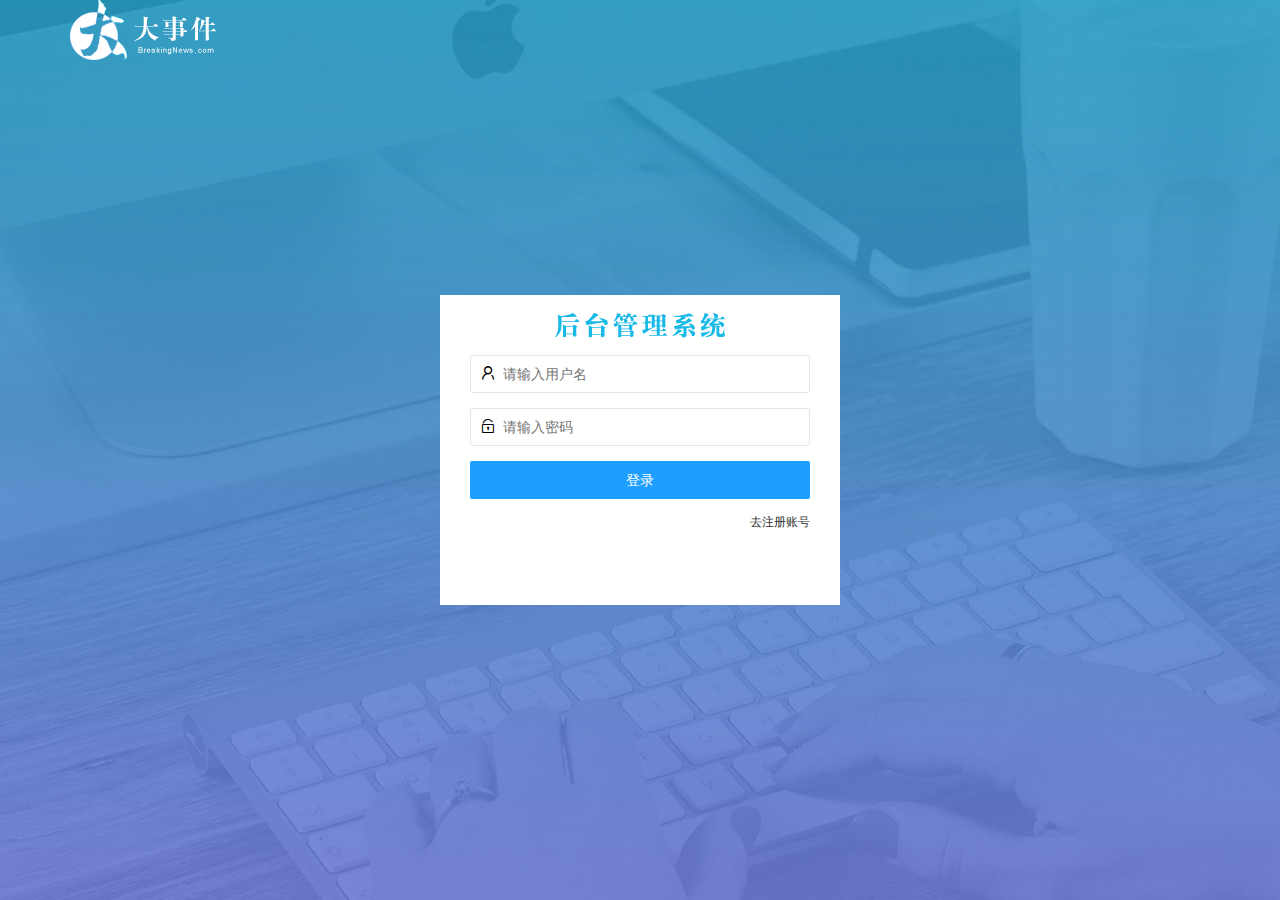
<file: login.html>
<!DOCTYPE html>
<html lang="en">

<head>
    <meta charset="UTF-8">
    <meta name="viewport" content="width=device-width, initial-scale=1.0">
    <meta http-equiv="X-UA-Compatible" content="ie=edge">
    <!-- 导入layui样式 -->
    <link rel="stylesheet" href="/assets/lib/layui/css/layui.css">
    <!-- 导入自己的样式 -->
    <link rel="stylesheet" href="./assets/css/login.css">

    <title>大事件-登陆/注册</title>
</head>

<body>
    <!-- 头部的 Logo 区域 -->
    <div class="layui-main">
        <img src="/assets/images/logo.png" alt="" />
    </div>

    <!-- 登录注册区域 -->
    <div class="loginAndRegBox">
        <div class="title-box"></div>
        <!-- 登录的div -->
        <div class="login-box">
            <!-- 登录的表单 -->
            <form class="layui-form" id="form_login">
                <!-- 用户名 -->
                <div class="layui-form-item">
                    <i class="layui-icon layui-icon-username"></i>
                    <input type="text" name="username" required lay-verify="required" placeholder="请输入用户名" autocomplete="off" class="layui-input" />
                </div>
                <!-- 密码 -->
                <div class="layui-form-item">
                    <i class="layui-icon layui-icon-password"></i>
                    <input type="password" name="password" required lay-verify="required|pwd" placeholder="请输入密码" autocomplete="off" class="layui-input" />
                </div>
                <!-- 登录按钮 -->
                <div class="layui-form-item">
                    <!-- 注意：表单提交按钮和普通按钮的区别，就是 lay-submit 属性 -->
                    <button class="layui-btn layui-btn-fluid layui-btn-normal" lay-submit>登录</button>
                </div>
                <div class="layui-form-item links">
                    <a href="javascript:;" id="link_reg">去注册账号</a>
                </div>
            </form>
        </div>
        <!-- 注册的div -->
        <div class="reg-box">
            <!-- 注册的表单 -->
            <form class="layui-form" id="form_reg">
                <!-- 用户名 -->
                <div class="layui-form-item">
                    <i class="layui-icon layui-icon-username"></i>
                    <input type="text" name="username" required lay-verify="required" placeholder="请输入用户名" autocomplete="off" class="layui-input" />
                </div>
                <!-- 密码 -->
                <div class="layui-form-item">
                    <i class="layui-icon layui-icon-password"></i>
                    <input type="password" name="password" required lay-verify="required|pwd" placeholder="请输入密码" autocomplete="off" class="layui-input" />
                </div>
                <!-- 密码确认框 -->
                <div class="layui-form-item">
                    <i class="layui-icon layui-icon-password"></i>
                    <input type="password" name="repassword" required lay-verify="required|pwd|repwd" placeholder="再次确认密码" autocomplete="off" class="layui-input" />
                </div>
                <!-- 注册按钮 -->
                <div class="layui-form-item">
                    <!-- 注意：表单提交按钮和普通按钮的区别，就是 lay-submit 属性 -->
                    <button class="layui-btn layui-btn-fluid layui-btn-normal" lay-submit>注册</button>
                </div>
                <div class="layui-form-item links">
                    <a href="javascript:;" id="link_login">去登录</a>
                </div>
            </form>
        </div>
    </div>

    <!-- 导入 Layui 的JS文件 -->
    <script src="/assets/lib/layui/layui.all.js"></script>
    <!-- 导入 JQuery -->
    <script src="/assets/lib/jquery.js"></script>
    <!-- 导入自己封装的 baseAPI.js -->
    <script src="/assets/js/baseAPI.js"></script>
    <!-- 导入自己的 JavaScript 脚本 -->
    <script src="/assets/js/login.js"></script>

</body>

</html>
</file>
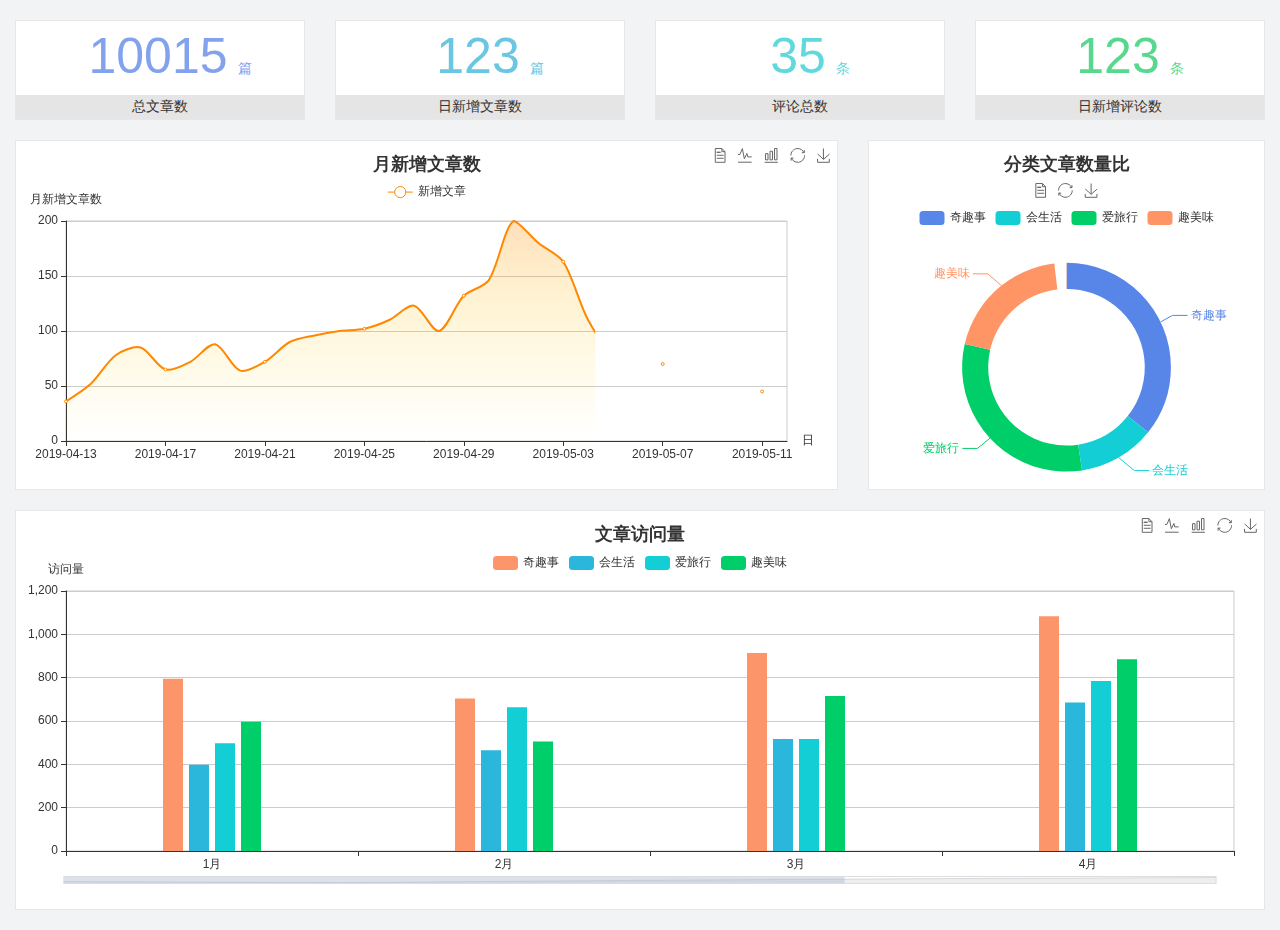
<file: home/dashboard.html>
<!DOCTYPE html>
<html lang="en">

<head>
  <meta charset="UTF-8">
  <meta name="viewport" content="width=device-width, initial-scale=1.0">
  <meta http-equiv="X-UA-Compatible" content="ie=edge">
  <title>图表统计</title>
  <link rel="stylesheet" href="../../assets/lib/bootstrap.css" />
  <link rel="stylesheet" href="../../assets/lib/main.css" />
  <script src="../../assets/lib/jquery.js"></script>
  <script type="text/javascript" src="../../assets/lib/echarts.min.js"></script>
</head>

<body>
  <div class="container-fluid">
    <div class="row spannel_list">
      <div class="col-sm-3 col-xs-6">
        <div class="spannel">
          <em>10015</em><span>篇</span>
          <b>总文章数</b>
        </div>
      </div>
      <div class="col-sm-3 col-xs-6">
        <div class="spannel scolor01">
          <em>123</em><span>篇</span>
          <b>日新增文章数</b>
        </div>
      </div>
      <div class="col-sm-3 col-xs-6">
        <div class="spannel scolor02">
          <em>35</em><span>条</span>
          <b>评论总数</b>
        </div>
      </div>
      <div class="col-sm-3 col-xs-6">
        <div class="spannel scolor03">
          <em>123</em><span>条</span>
          <b>日新增评论数</b>
        </div>
      </div>
    </div>
  </div>

  <div class="container-fluid">
    <div class="row curve-pie">
      <div class="col-lg-8 col-md-8">
        <div class="gragh_pannel" id="curve_show"></div>
      </div>
      <div class="col-lg-4 col-md-4">
        <div class="gragh_pannel" id="pie_show"></div>
      </div>
    </div>
  </div>

  <div class="container-fluid">
    <div class="column_pannel" id="column_show"></div>
  </div>

  <script>
    var oChart = echarts.init(document.getElementById('curve_show'));
    var aList_all = [
      { 'count': 36, 'date': '2019-04-13' },
      { 'count': 52, 'date': '2019-04-14' },
      { 'count': 78, 'date': '2019-04-15' },
      { 'count': 85, 'date': '2019-04-16' },
      { 'count': 65, 'date': '2019-04-17' },
      { 'count': 72, 'date': '2019-04-18' },
      { 'count': 88, 'date': '2019-04-19' },
      { 'count': 64, 'date': '2019-04-20' },
      { 'count': 72, 'date': '2019-04-21' },
      { 'count': 90, 'date': '2019-04-22' },
      { 'count': 96, 'date': '2019-04-23' },
      { 'count': 100, 'date': '2019-04-24' },
      { 'count': 102, 'date': '2019-04-25' },
      { 'count': 110, 'date': '2019-04-26' },
      { 'count': 123, 'date': '2019-04-27' },
      { 'count': 100, 'date': '2019-04-28' },
      { 'count': 132, 'date': '2019-04-29' },
      { 'count': 146, 'date': '2019-04-30' },
      { 'count': 200, 'date': '2019-05-01' },
      { 'count': 180, 'date': '2019-05-02' },
      { 'count': 163, 'date': '2019-05-03' },
      { 'count': 110, 'date': '2019-05-04' },
      { 'count': 80, 'date': '2019-05-05' },
      { 'count': 82, 'date': '2019-05-06' },
      { 'count': 70, 'date': '2019-05-07' },
      { 'count': 65, 'date': '2019-05-08' },
      { 'count': 54, 'date': '2019-05-09' },
      { 'count': 40, 'date': '2019-05-10' },
      { 'count': 45, 'date': '2019-05-11' },
      { 'count': 38, 'date': '2019-05-12' },
    ];

    let aCount = [];
    let aDate = [];

    for (var i = 0; i < aList_all.length; i++) {
      aCount.push(aList_all[i].count);
      aDate.push(aList_all[i].date);
    }

    var chartopt = {
      title: {
        text: '月新增文章数',
        left: 'center',
        top: '10'
      },
      tooltip: {
        trigger: 'axis'
      },
      legend: {
        data: ['新增文章'],
        top: '40'
      },
      toolbox: {
        show: true,
        feature: {
          mark: { show: true },
          dataView: { show: true, readOnly: false },
          magicType: { show: true, type: ['line', 'bar'] },
          restore: { show: true },
          saveAsImage: { show: true }
        }
      },
      calculable: true,
      xAxis: [
        {
          name: '日',
          type: 'category',
          boundaryGap: false,
          data: aDate
        }
      ],
      yAxis: [
        {
          name: '月新增文章数',
          type: 'value'
        }
      ],
      series: [
        {
          name: '新增文章',
          type: 'line',
          smooth: true,
          itemStyle: { normal: { areaStyle: { type: 'default' }, color: '#f80' }, lineStyle: { color: '#f80' } },
          data: aCount
        }],
      areaStyle: {
        normal: {
          color: new echarts.graphic.LinearGradient(0, 0, 0, 1, [{
            offset: 0,
            color: 'rgba(255,136,0,0.39)'
          }, {
            offset: .34,
            color: 'rgba(255,180,0,0.25)'
          }, {
            offset: 1,
            color: 'rgba(255,222,0,0.00)'
          }])

        }
      },
      grid: {
        show: true,
        x: 50,
        x2: 50,
        y: 80,
        height: 220
      }
    };

    oChart.setOption(chartopt);


    var oPie = echarts.init(document.getElementById('pie_show'));
    var oPieopt =
    {
      title: {
        top: 10,
        text: '分类文章数量比',
        x: 'center'
      },
      tooltip: {
        trigger: 'item',
        formatter: "{a} <br/>{b} : {c} ({d}%)"
      },
      color: ['#5885e8', '#13cfd5', '#00ce68', '#ff9565'],
      legend: {
        x: 'center',
        top: 65,
        data: ['奇趣事', '会生活', '爱旅行', '趣美味']
      },
      toolbox: {
        show: true,
        x: 'center',
        top: 35,
        feature: {
          mark: { show: true },
          dataView: { show: true, readOnly: false },
          magicType: {
            show: true,
            type: ['pie', 'funnel'],
            option: {
              funnel: {
                x: '25%',
                width: '50%',
                funnelAlign: 'left',
                max: 1548
              }
            }
          },
          restore: { show: true },
          saveAsImage: { show: true }
        }
      },
      calculable: true,
      series: [
        {
          name: '访问来源',
          type: 'pie',
          radius: ['45%', '60%'],
          center: ['50%', '65%'],
          data: [
            { value: 300, name: '奇趣事' },
            { value: 100, name: '会生活' },
            { value: 260, name: '爱旅行' },
            { value: 180, name: '趣美味' }
          ]
        }
      ]
    };
    oPie.setOption(oPieopt);



    var oColumn = this.echarts.init(document.getElementById('column_show'));
    var oColumnopt =
    {
      title: {
        text: '文章访问量',
        left: 'center',
        top: '10'
      },
      tooltip: {
        trigger: 'axis'
      },
      legend: {
        data: ['奇趣事', '会生活', '爱旅行', '趣美味'],
        top: '40'
      },
      toolbox: {
        show: true,
        feature: {
          mark: { show: true },
          dataView: { show: true, readOnly: false },
          magicType: { show: true, type: ['line', 'bar'] },
          restore: { show: true },
          saveAsImage: { show: true }
        }
      },
      calculable: true,
      xAxis: [
        {
          type: 'category',
          data: ['1月', '2月', '3月', '4月', '5月']
        }
      ],
      yAxis: [
        {
          name: '访问量',
          type: 'value'
        }
      ],
      series: [
        {
          name: '奇趣事',
          type: 'bar',
          barWidth: 20,
          itemStyle: {
            normal: { areaStyle: { type: 'default' }, color: '#fd956a' }
          },
          data: [800, 708, 920, 1090, 1200]
        },
        {
          name: '会生活',
          type: 'bar',
          barWidth: 20,
          itemStyle: {
            normal: { areaStyle: { type: 'default' }, color: '#2bb6db' }
          },
          data: [400, 468, 520, 690, 800]
        },
        {
          name: '爱旅行',
          type: 'bar',
          barWidth: 20,
          itemStyle: {
            normal: { areaStyle: { type: 'default' }, color: '#13cfd5' }
          },
          data: [500, 668, 520, 790, 900]
        },
        {
          name: '趣美味',
          type: 'bar',
          barWidth: 20,
          itemStyle: {
            normal: { areaStyle: { type: 'default' }, color: '#00ce68' }
          },
          data: [600, 508, 720, 890, 1000]
        }
      ],
      grid: {
        show: true,
        x: 50,
        x2: 30,
        y: 80,
        height: 260
      },
      dataZoom: [//给x轴设置滚动条
        {
          start: 0,//默认为0
          end: 100 - 1000 / 31,//默认为100
          type: 'slider',
          show: true,
          xAxisIndex: [0],
          handleSize: 0,//滑动条的 左右2个滑动条的大小
          height: 8,//组件高度
          left: 45, //左边的距离
          right: 50,//右边的距离
          bottom: 26,//右边的距离
          handleColor: '#ddd',//h滑动图标的颜色
          handleStyle: {
            borderColor: "#cacaca",
            borderWidth: "1",
            shadowBlur: 2,
            background: "#ddd",
            shadowColor: "#ddd",
          }
        }]
    };
    oColumn.setOption(oColumnopt);
  </script>
</body>

</html>
</file>
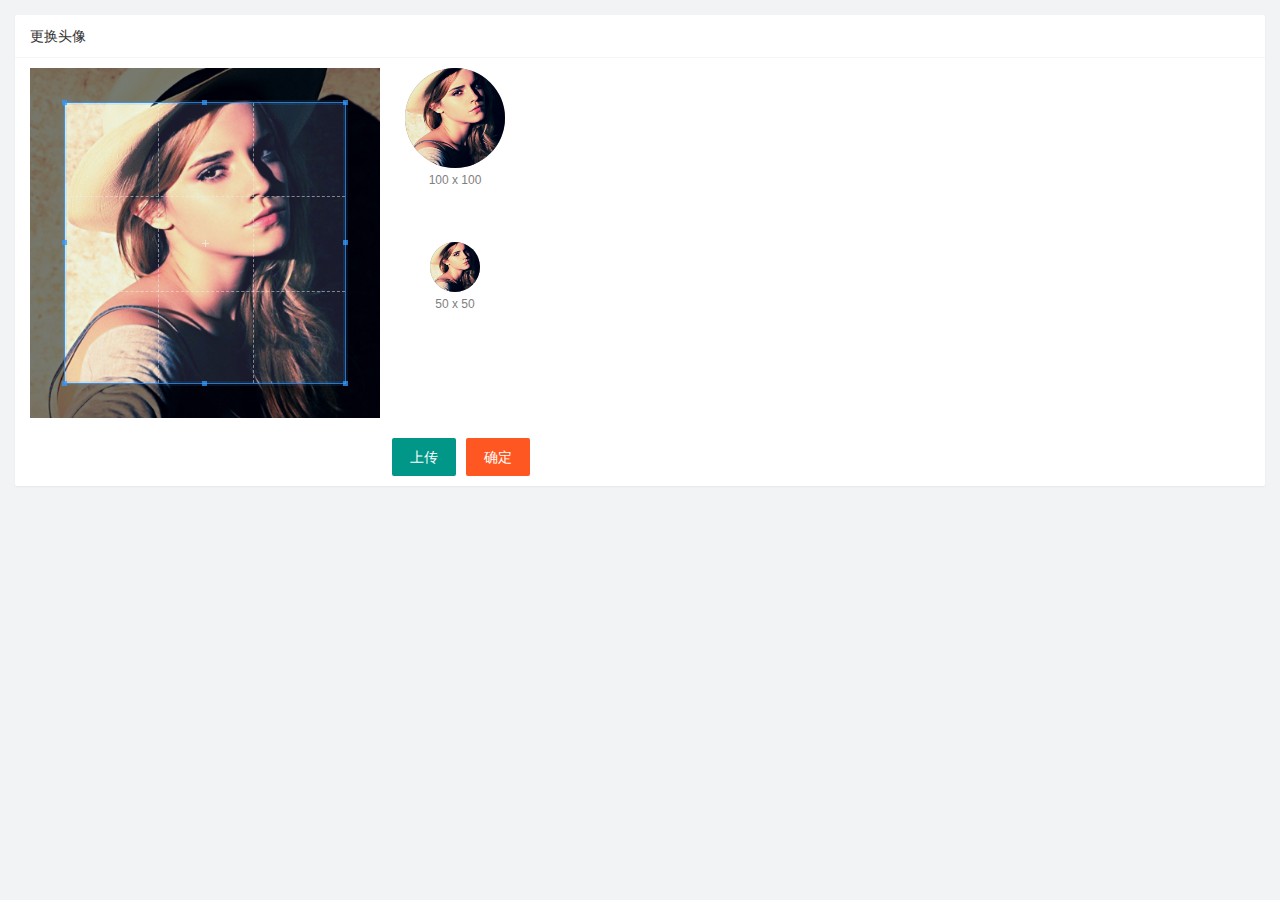
<file: user/user_avatar.html>
<!DOCTYPE html>
<html lang="en">

<head>
    <meta charset="UTF-8">
    <meta name="viewport" content="width=device-width, initial-scale=1.0">
    <meta http-equiv="X-UA-Compatible" content="ie=edge">
    <!-- 导入 layui css样式 -->
    <link rel="stylesheet" href="/assets/lib/layui/css/layui.css">
    <link rel="stylesheet" href="/assets/lib/cropper/cropper.css" />
    <!-- 导入自己的css样式 -->
    <link rel="stylesheet" href="/assets/css/user/user_avatar.css">
    <title>Document</title>
</head>

<body>
    <!-- 卡片区域 -->
    <div class="layui-card">
        <div class="layui-card-header">更换头像</div>
        <div class="layui-card-body">
            <!-- 第一行的图片裁剪和预览区域 -->
            <div class="row1">
                <!-- 图片裁剪区域 -->
                <div class="cropper-box">
                    <!-- 这个 img 标签很重要，将来会把它初始化为裁剪区域 -->
                    <img id="image" src="/assets/images/sample.jpg" />
                </div>
                <!-- 图片的预览区域 -->
                <div class="preview-box">
                    <div>
                        <!-- 宽高为 100px 的预览区域 -->
                        <div class="img-preview w100"></div>
                        <p class="size">100 x 100</p>
                    </div>
                    <div>
                        <!-- 宽高为 50px 的预览区域 -->
                        <div class="img-preview w50"></div>
                        <p class="size">50 x 50</p>
                    </div>
                </div>
            </div>

            <!-- 第二行的按钮区域 -->
            <div class="row2">
                <!-- 通过accept属性可以指定，允许用户选择什么类型的文件 -->
                <input type="file" id=file accept="image/png,image/jpeg">
                <button type="button" class="layui-btn" id="btnChooseImage">上传</button>
                <button type="button" class="layui-btn layui-btn-danger" id="btnUpload">确定</button>
            </div>
        </div>
    </div>

    <script src="/assets/lib/layui/layui.all.js"></script>
    <script src="/assets/lib/jquery.js"></script>
    <script src="/assets/lib/cropper/Cropper.js"></script>
    <script src="/assets/lib/cropper/jquery-cropper.js"></script>
    <script src="/assets/js/baseAPI.js"></script>
    <script src="/assets/js/user/user_avatar.js"></script>
</body>

</html>
</file>
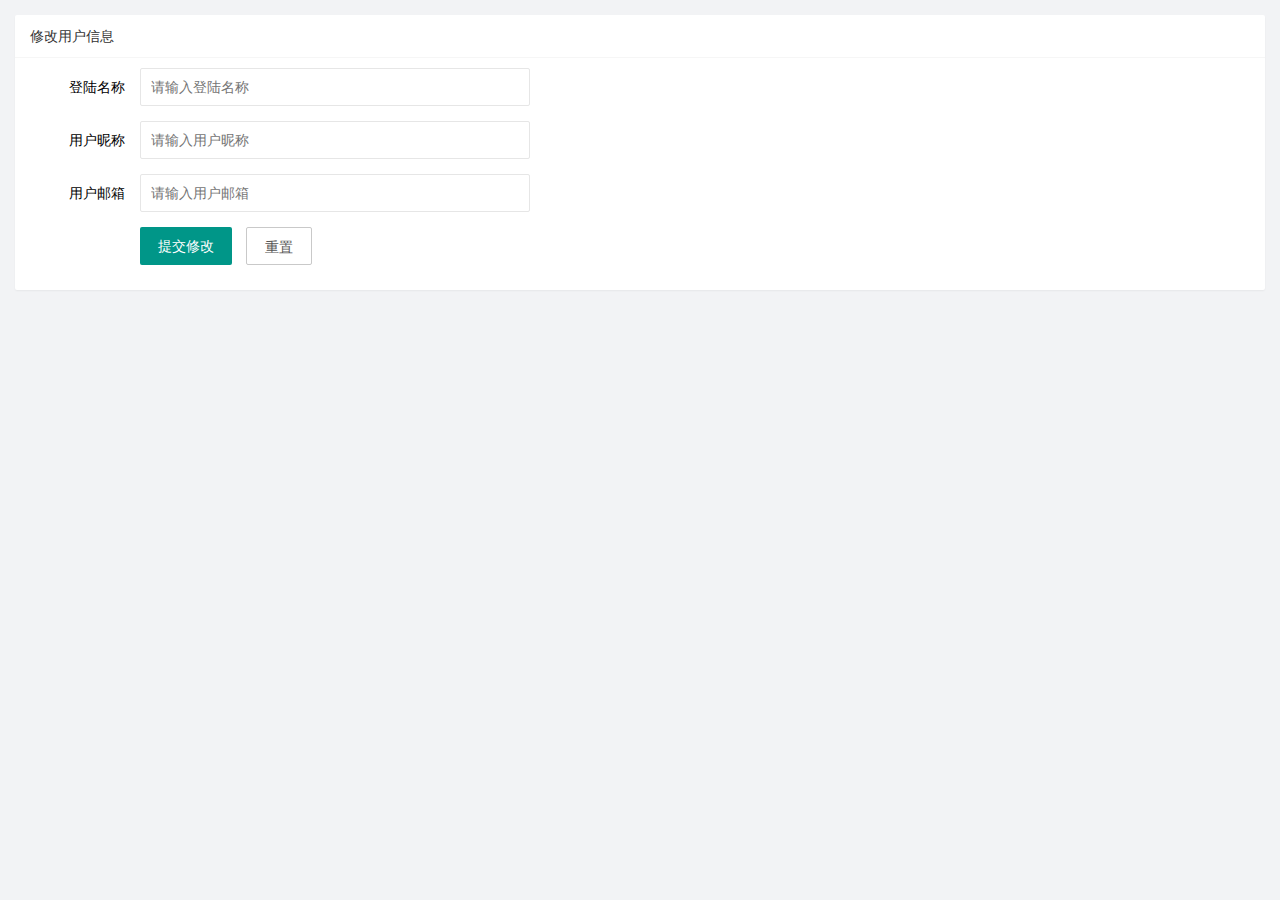
<file: user/user_info.html>
<!DOCTYPE html>
<html lang="en">

<head>
    <meta charset="UTF-8">
    <meta name="viewport" content="width=device-width, initial-scale=1.0">
    <meta http-equiv="X-UA-Compatible" content="ie=edge">
    <title>个人信息</title>
    <!-- 导入 layui css样式 -->
    <link rel="stylesheet" href="/assets/lib/layui/css/layui.css">
    <!-- 导入自己的css样式 -->
    <link rel="stylesheet" href="/assets/css/user/user_info.css">

</head>

<body>
    <!-- 卡片区域 -->
    <div class="layui-card">
        <div class="layui-card-header">修改用户信息</div>
        <div class="layui-card-body">
            <!-- form 表单区域 -->
            <form class="layui-form" lay-filter="formUserInfo">
                <!-- 隐藏域 -->
                <input type="hidden" name="id" value="">
                <div class="layui-form-item">
                    <label class="layui-form-label">登陆名称</label>
                    <div class="layui-input-block">
                        <input type="text" name="username" required lay-verify="required" placeholder="请输入登陆名称" autocomplete="off" class="layui-input" readonly>
                    </div>
                </div>

                <div class="layui-form-item">
                    <label class="layui-form-label">用户昵称</label>
                    <div class="layui-input-block">
                        <input type="text" name="nickname" required lay-verify="required|nickname" placeholder="请输入用户昵称" autocomplete="off" class="layui-input">
                    </div>
                </div>

                <div class="layui-form-item">
                    <label class="layui-form-label">用户邮箱</label>
                    <div class="layui-input-block">
                        <input type="text" name="email" required lay-verify="required|email" placeholder="请输入用户邮箱" autocomplete="off" class="layui-input">
                    </div>
                </div>

                <div class="layui-form-item">
                    <div class="layui-input-block">
                        <button class="layui-btn" lay-submit lay-filter="formDemo">提交修改</button>
                        <button type="reset" class="layui-btn layui-btn-primary" id="btnReset">重置</button>
                    </div>
                </div>
            </form>
        </div>
    </div>

    <!-- 导入 layui 的 js -->
    <script src="/assets/lib/layui/layui.all.js"></script>
    <!-- 导入 jquery -->
    <script src="/assets/lib/jquery.js"></script>
    <!-- 导入 baseAPI -->
    <script src="/assets/js/baseAPI.js"></script>
    <!-- 导入自己的 js -->
    <script src="/assets/js/user/user_info.js"></script>
</body>

</html>
</file>
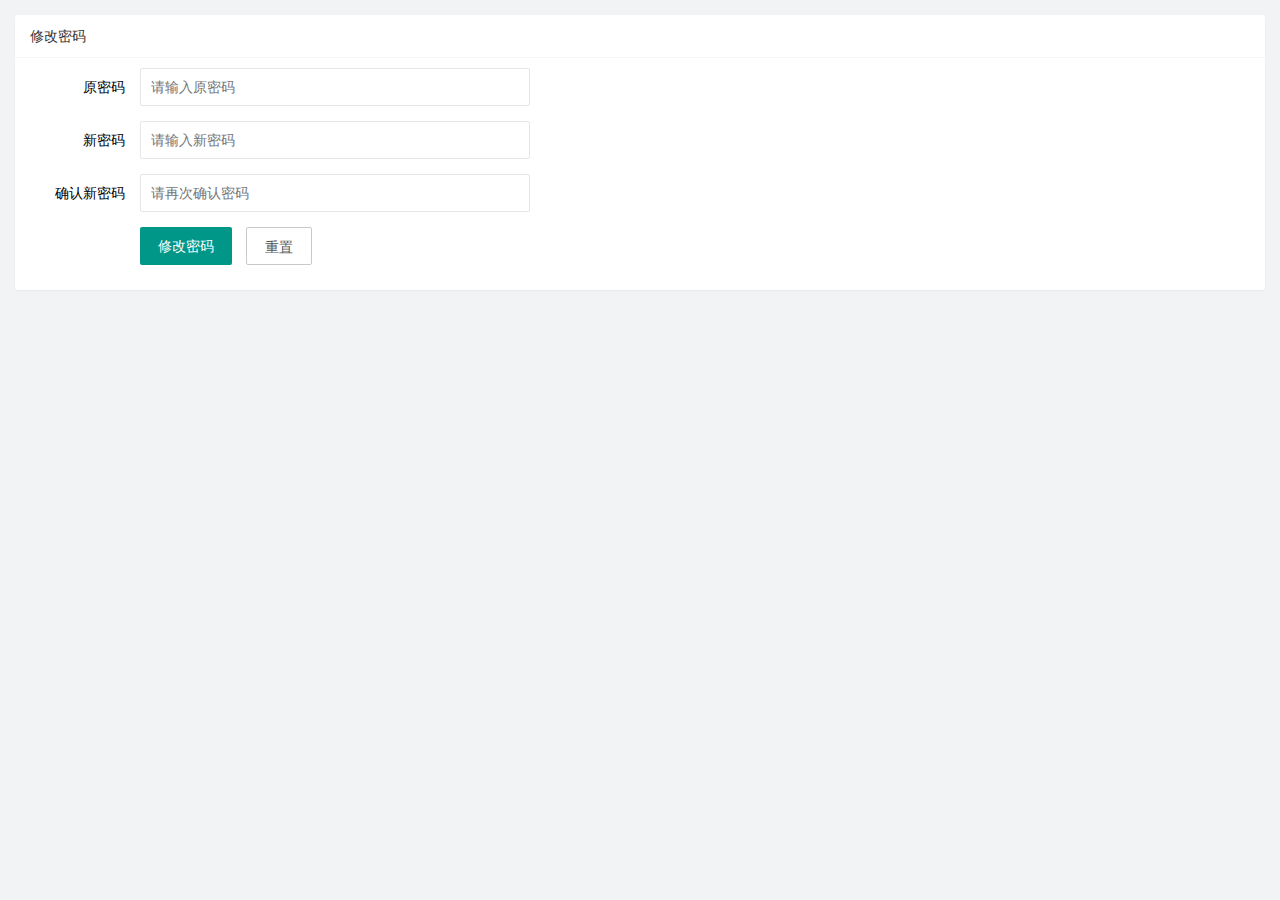
<file: user/user_pwd.html>
<!DOCTYPE html>
<html lang="en">

<head>
    <meta charset="UTF-8">
    <meta name="viewport" content="width=device-width, initial-scale=1.0">
    <meta http-equiv="X-UA-Compatible" content="ie=edge">
    <title>Document</title>
    <link rel="stylesheet" href="/assets/lib/layui/css/layui.css">
    <link rel="stylesheet" href="/assets/css/user/user_pwd.css">

</head>

<body>
    <!-- 卡片区域 -->
    <div class="layui-card">
        <div class="layui-card-header">修改密码</div>
        <div class="layui-card-body">
            <form class="layui-form">
                <div class="layui-form-item">
                    <label class="layui-form-label">原密码</label>
                    <div class="layui-input-block">
                        <input type="password" name="oldPwd" required lay-verify="required|pwd" placeholder="请输入原密码" autocomplete="off" class="layui-input">
                    </div>
                </div>

                <div class="layui-form-item">
                    <label class="layui-form-label">新密码</label>
                    <div class="layui-input-block">
                        <input type="password" name="newPwd" required lay-verify="required|pwd|samePwd" placeholder="请输入新密码" autocomplete="off" class="layui-input">
                    </div>
                </div>

                <div class="layui-form-item">
                    <label class="layui-form-label">确认新密码</label>
                    <div class="layui-input-block">
                        <input type="password" name="rePwd" required lay-verify="required|pwd|rePwd" placeholder="请再次确认密码" autocomplete="off" class="layui-input">
                    </div>
                </div>
                <!-- 按钮 -->
                <div class="layui-form-item">
                    <div class="layui-input-block">
                        <button class="layui-btn" lay-submit lay-filter="formDemo">修改密码</button>
                        <button type="reset" class="layui-btn layui-btn-primary">重置</button>
                    </div>
                </div>


            </form>
        </div>
    </div>

    <!-- 导入 layui 的 js -->
    <script src="/assets/lib/layui/layui.all.js"></script>
    <!-- 导入 jquery -->
    <script src="/assets/lib/jquery.js"></script>
    <!-- 导入 baseAPI -->
    <script src="/assets/js/baseAPI.js"></script>
    <!-- 导入自己的 js -->
    <script src="/assets/js/user/user_pwd.js"></script>
</body>

</html>
</file>
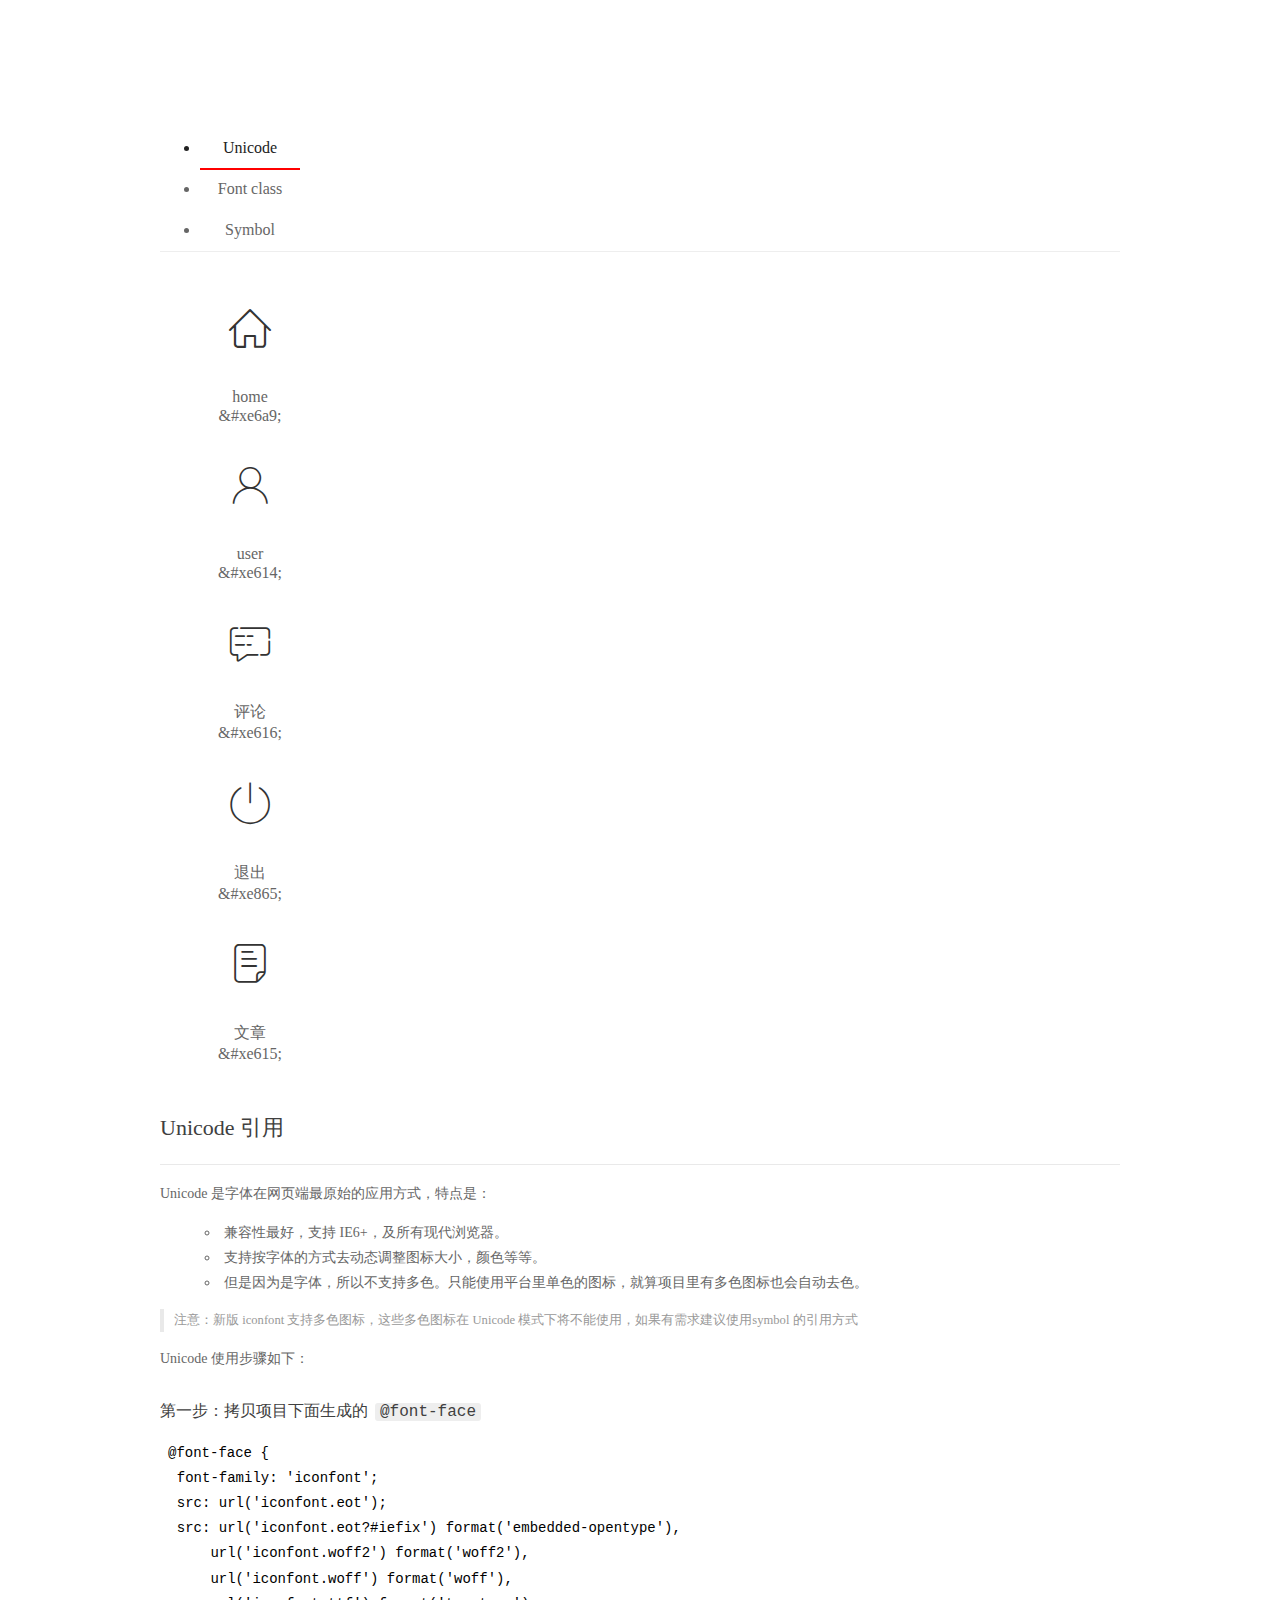
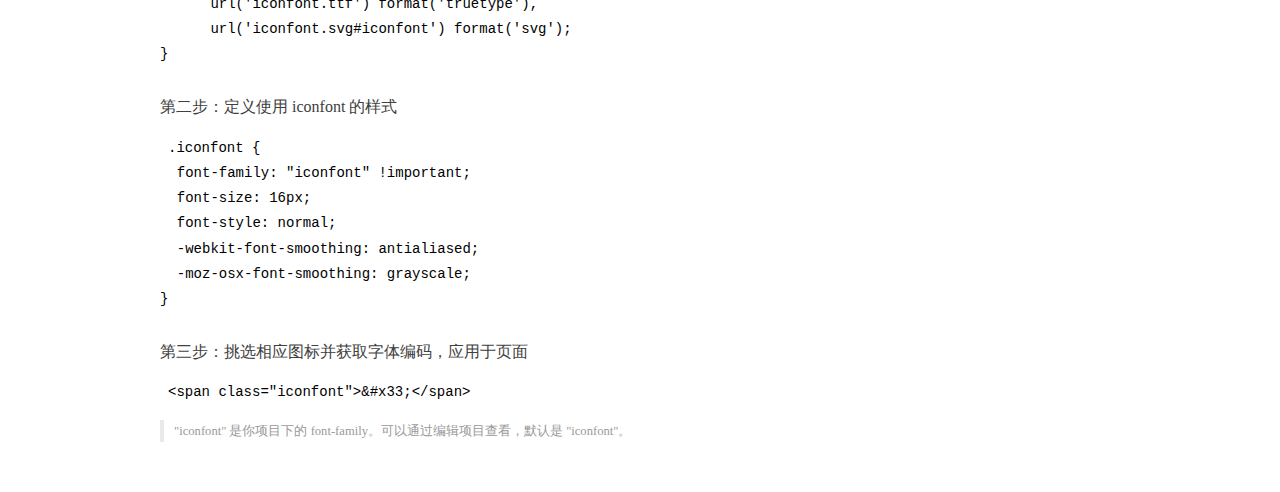
<file: assets/fonts/demo_index.html>
<!DOCTYPE html>
<html>
<head>
  <meta charset="utf-8"/>
  <title>IconFont Demo</title>
  <link rel="shortcut icon" href="https://gtms04.alicdn.com/tps/i4/TB1_oz6GVXXXXaFXpXXJDFnIXXX-64-64.ico" type="image/x-icon"/>
  <link rel="stylesheet" href="https://g.alicdn.com/thx/cube/1.3.2/cube.min.css">
  <link rel="stylesheet" href="demo.css">
  <link rel="stylesheet" href="iconfont.css">
  <script src="iconfont.js"></script>
  <!-- jQuery -->
  <script src="https://a1.alicdn.com/oss/uploads/2018/12/26/7bfddb60-08e8-11e9-9b04-53e73bb6408b.js"></script>
  <!-- 代码高亮 -->
  <script src="https://a1.alicdn.com/oss/uploads/2018/12/26/a3f714d0-08e6-11e9-8a15-ebf944d7534c.js"></script>
</head>
<body>
  <div class="main">
    <h1 class="logo"><a href="https://www.iconfont.cn/" title="iconfont 首页" target="_blank">&#xe86b;</a></h1>
    <div class="nav-tabs">
      <ul id="tabs" class="dib-box">
        <li class="dib active"><span>Unicode</span></li>
        <li class="dib"><span>Font class</span></li>
        <li class="dib"><span>Symbol</span></li>
      </ul>
      
    </div>
    <div class="tab-container">
      <div class="content unicode" style="display: block;">
          <ul class="icon_lists dib-box">
          
            <li class="dib">
              <span class="icon iconfont">&#xe6a9;</span>
                <div class="name">home</div>
                <div class="code-name">&amp;#xe6a9;</div>
              </li>
          
            <li class="dib">
              <span class="icon iconfont">&#xe614;</span>
                <div class="name">user</div>
                <div class="code-name">&amp;#xe614;</div>
              </li>
          
            <li class="dib">
              <span class="icon iconfont">&#xe616;</span>
                <div class="name">评论</div>
                <div class="code-name">&amp;#xe616;</div>
              </li>
          
            <li class="dib">
              <span class="icon iconfont">&#xe865;</span>
                <div class="name">退出</div>
                <div class="code-name">&amp;#xe865;</div>
              </li>
          
            <li class="dib">
              <span class="icon iconfont">&#xe615;</span>
                <div class="name">文章</div>
                <div class="code-name">&amp;#xe615;</div>
              </li>
          
          </ul>
          <div class="article markdown">
          <h2 id="unicode-">Unicode 引用</h2>
          <hr>

          <p>Unicode 是字体在网页端最原始的应用方式，特点是：</p>
          <ul>
            <li>兼容性最好，支持 IE6+，及所有现代浏览器。</li>
            <li>支持按字体的方式去动态调整图标大小，颜色等等。</li>
            <li>但是因为是字体，所以不支持多色。只能使用平台里单色的图标，就算项目里有多色图标也会自动去色。</li>
          </ul>
          <blockquote>
            <p>注意：新版 iconfont 支持多色图标，这些多色图标在 Unicode 模式下将不能使用，如果有需求建议使用symbol 的引用方式</p>
          </blockquote>
          <p>Unicode 使用步骤如下：</p>
          <h3 id="-font-face">第一步：拷贝项目下面生成的 <code>@font-face</code></h3>
<pre><code class="language-css"
>@font-face {
  font-family: 'iconfont';
  src: url('iconfont.eot');
  src: url('iconfont.eot?#iefix') format('embedded-opentype'),
      url('iconfont.woff2') format('woff2'),
      url('iconfont.woff') format('woff'),
      url('iconfont.ttf') format('truetype'),
      url('iconfont.svg#iconfont') format('svg');
}
</code></pre>
          <h3 id="-iconfont-">第二步：定义使用 iconfont 的样式</h3>
<pre><code class="language-css"
>.iconfont {
  font-family: "iconfont" !important;
  font-size: 16px;
  font-style: normal;
  -webkit-font-smoothing: antialiased;
  -moz-osx-font-smoothing: grayscale;
}
</code></pre>
          <h3 id="-">第三步：挑选相应图标并获取字体编码，应用于页面</h3>
<pre>
<code class="language-html"
>&lt;span class="iconfont"&gt;&amp;#x33;&lt;/span&gt;
</code></pre>
          <blockquote>
            <p>"iconfont" 是你项目下的 font-family。可以通过编辑项目查看，默认是 "iconfont"。</p>
          </blockquote>
          </div>
      </div>
      <div class="content font-class">
        <ul class="icon_lists dib-box">
          
          <li class="dib">
            <span class="icon iconfont icon-home"></span>
            <div class="name">
              home
            </div>
            <div class="code-name">.icon-home
            </div>
          </li>
          
          <li class="dib">
            <span class="icon iconfont icon-user"></span>
            <div class="name">
              user
            </div>
            <div class="code-name">.icon-user
            </div>
          </li>
          
          <li class="dib">
            <span class="icon iconfont icon-pinglun"></span>
            <div class="name">
              评论
            </div>
            <div class="code-name">.icon-pinglun
            </div>
          </li>
          
          <li class="dib">
            <span class="icon iconfont icon-tuichu"></span>
            <div class="name">
              退出
            </div>
            <div class="code-name">.icon-tuichu
            </div>
          </li>
          
          <li class="dib">
            <span class="icon iconfont icon-16"></span>
            <div class="name">
              文章
            </div>
            <div class="code-name">.icon-16
            </div>
          </li>
          
        </ul>
        <div class="article markdown">
        <h2 id="font-class-">font-class 引用</h2>
        <hr>

        <p>font-class 是 Unicode 使用方式的一种变种，主要是解决 Unicode 书写不直观，语意不明确的问题。</p>
        <p>与 Unicode 使用方式相比，具有如下特点：</p>
        <ul>
          <li>兼容性良好，支持 IE8+，及所有现代浏览器。</li>
          <li>相比于 Unicode 语意明确，书写更直观。可以很容易分辨这个 icon 是什么。</li>
          <li>因为使用 class 来定义图标，所以当要替换图标时，只需要修改 class 里面的 Unicode 引用。</li>
          <li>不过因为本质上还是使用的字体，所以多色图标还是不支持的。</li>
        </ul>
        <p>使用步骤如下：</p>
        <h3 id="-fontclass-">第一步：引入项目下面生成的 fontclass 代码：</h3>
<pre><code class="language-html">&lt;link rel="stylesheet" href="./iconfont.css"&gt;
</code></pre>
        <h3 id="-">第二步：挑选相应图标并获取类名，应用于页面：</h3>
<pre><code class="language-html">&lt;span class="iconfont icon-xxx"&gt;&lt;/span&gt;
</code></pre>
        <blockquote>
          <p>"
            iconfont" 是你项目下的 font-family。可以通过编辑项目查看，默认是 "iconfont"。</p>
        </blockquote>
      </div>
      </div>
      <div class="content symbol">
          <ul class="icon_lists dib-box">
          
            <li class="dib">
                <svg class="icon svg-icon" aria-hidden="true">
                  <use xlink:href="#icon-home"></use>
                </svg>
                <div class="name">home</div>
                <div class="code-name">#icon-home</div>
            </li>
          
            <li class="dib">
                <svg class="icon svg-icon" aria-hidden="true">
                  <use xlink:href="#icon-user"></use>
                </svg>
                <div class="name">user</div>
                <div class="code-name">#icon-user</div>
            </li>
          
            <li class="dib">
                <svg class="icon svg-icon" aria-hidden="true">
                  <use xlink:href="#icon-pinglun"></use>
                </svg>
                <div class="name">评论</div>
                <div class="code-name">#icon-pinglun</div>
            </li>
          
            <li class="dib">
                <svg class="icon svg-icon" aria-hidden="true">
                  <use xlink:href="#icon-tuichu"></use>
                </svg>
                <div class="name">退出</div>
                <div class="code-name">#icon-tuichu</div>
            </li>
          
            <li class="dib">
                <svg class="icon svg-icon" aria-hidden="true">
                  <use xlink:href="#icon-16"></use>
                </svg>
                <div class="name">文章</div>
                <div class="code-name">#icon-16</div>
            </li>
          
          </ul>
          <div class="article markdown">
          <h2 id="symbol-">Symbol 引用</h2>
          <hr>

          <p>这是一种全新的使用方式，应该说这才是未来的主流，也是平台目前推荐的用法。相关介绍可以参考这篇<a href="">文章</a>
            这种用法其实是做了一个 SVG 的集合，与另外两种相比具有如下特点：</p>
          <ul>
            <li>支持多色图标了，不再受单色限制。</li>
            <li>通过一些技巧，支持像字体那样，通过 <code>font-size</code>, <code>color</code> 来调整样式。</li>
            <li>兼容性较差，支持 IE9+，及现代浏览器。</li>
            <li>浏览器渲染 SVG 的性能一般，还不如 png。</li>
          </ul>
          <p>使用步骤如下：</p>
          <h3 id="-symbol-">第一步：引入项目下面生成的 symbol 代码：</h3>
<pre><code class="language-html">&lt;script src="./iconfont.js"&gt;&lt;/script&gt;
</code></pre>
          <h3 id="-css-">第二步：加入通用 CSS 代码（引入一次就行）：</h3>
<pre><code class="language-html">&lt;style&gt;
.icon {
  width: 1em;
  height: 1em;
  vertical-align: -0.15em;
  fill: currentColor;
  overflow: hidden;
}
&lt;/style&gt;
</code></pre>
          <h3 id="-">第三步：挑选相应图标并获取类名，应用于页面：</h3>
<pre><code class="language-html">&lt;svg class="icon" aria-hidden="true"&gt;
  &lt;use xlink:href="#icon-xxx"&gt;&lt;/use&gt;
&lt;/svg&gt;
</code></pre>
          </div>
      </div>

    </div>
  </div>
  <script>
  $(document).ready(function () {
      $('.tab-container .content:first').show()

      $('#tabs li').click(function (e) {
        var tabContent = $('.tab-container .content')
        var index = $(this).index()

        if ($(this).hasClass('active')) {
          return
        } else {
          $('#tabs li').removeClass('active')
          $(this).addClass('active')

          tabContent.hide().eq(index).fadeIn()
        }
      })
    })
  </script>
</body>
</html>
</file>
<file: assets/lib/layui/css/layui.css>
/** layui-v2.5.5 MIT License By https://www.layui.com */
 .layui-inline,img{display:inline-block;vertical-align:middle}h1,h2,h3,h4,h5,h6{font-weight:400}.layui-edge,.layui-header,.layui-inline,.layui-main{position:relative}.layui-body,.layui-edge,.layui-elip{overflow:hidden}.layui-btn,.layui-edge,.layui-inline,img{vertical-align:middle}.layui-btn,.layui-disabled,.layui-icon,.layui-unselect{-moz-user-select:none;-webkit-user-select:none;-ms-user-select:none}.layui-elip,.layui-form-checkbox span,.layui-form-pane .layui-form-label{text-overflow:ellipsis;white-space:nowrap}.layui-breadcrumb,.layui-tree-btnGroup{visibility:hidden}blockquote,body,button,dd,div,dl,dt,form,h1,h2,h3,h4,h5,h6,input,li,ol,p,pre,td,textarea,th,ul{margin:0;padding:0;-webkit-tap-highlight-color:rgba(0,0,0,0)}a:active,a:hover{outline:0}img{border:none}li{list-style:none}table{border-collapse:collapse;border-spacing:0}h4,h5,h6{font-size:100%}button,input,optgroup,option,select,textarea{font-family:inherit;font-size:inherit;font-style:inherit;font-weight:inherit;outline:0}pre{white-space:pre-wrap;white-space:-moz-pre-wrap;white-space:-pre-wrap;white-space:-o-pre-wrap;word-wrap:break-word}body{line-height:24px;font:14px Helvetica Neue,Helvetica,PingFang SC,Tahoma,Arial,sans-serif}hr{height:1px;margin:10px 0;border:0;clear:both}a{color:#333;text-decoration:none}a:hover{color:#777}a cite{font-style:normal;*cursor:pointer}.layui-border-box,.layui-border-box *{box-sizing:border-box}.layui-box,.layui-box *{box-sizing:content-box}.layui-clear{clear:both;*zoom:1}.layui-clear:after{content:'\20';clear:both;*zoom:1;display:block;height:0}.layui-inline{*display:inline;*zoom:1}.layui-edge{display:inline-block;width:0;height:0;border-width:6px;border-style:dashed;border-color:transparent}.layui-edge-top{top:-4px;border-bottom-color:#999;border-bottom-style:solid}.layui-edge-right{border-left-color:#999;border-left-style:solid}.layui-edge-bottom{top:2px;border-top-color:#999;border-top-style:solid}.layui-edge-left{border-right-color:#999;border-right-style:solid}.layui-disabled,.layui-disabled:hover{color:#d2d2d2!important;cursor:not-allowed!important}.layui-circle{border-radius:100%}.layui-show{display:block!important}.layui-hide{display:none!important}@font-face{font-family:layui-icon;src:url(../font/iconfont.eot?v=250);src:url(../font/iconfont.eot?v=250#iefix) format('embedded-opentype'),url(../font/iconfont.woff2?v=250) format('woff2'),url(../font/iconfont.woff?v=250) format('woff'),url(../font/iconfont.ttf?v=250) format('truetype'),url(../font/iconfont.svg?v=250#layui-icon) format('svg')}.layui-icon{font-family:layui-icon!important;font-size:16px;font-style:normal;-webkit-font-smoothing:antialiased;-moz-osx-font-smoothing:grayscale}.layui-icon-reply-fill:before{content:"\e611"}.layui-icon-set-fill:before{content:"\e614"}.layui-icon-menu-fill:before{content:"\e60f"}.layui-icon-search:before{content:"\e615"}.layui-icon-share:before{content:"\e641"}.layui-icon-set-sm:before{content:"\e620"}.layui-icon-engine:before{content:"\e628"}.layui-icon-close:before{content:"\1006"}.layui-icon-close-fill:before{content:"\1007"}.layui-icon-chart-screen:before{content:"\e629"}.layui-icon-star:before{content:"\e600"}.layui-icon-circle-dot:before{content:"\e617"}.layui-icon-chat:before{content:"\e606"}.layui-icon-release:before{content:"\e609"}.layui-icon-list:before{content:"\e60a"}.layui-icon-chart:before{content:"\e62c"}.layui-icon-ok-circle:before{content:"\1005"}.layui-icon-layim-theme:before{content:"\e61b"}.layui-icon-table:before{content:"\e62d"}.layui-icon-right:before{content:"\e602"}.layui-icon-left:before{content:"\e603"}.layui-icon-cart-simple:before{content:"\e698"}.layui-icon-face-cry:before{content:"\e69c"}.layui-icon-face-smile:before{content:"\e6af"}.layui-icon-survey:before{content:"\e6b2"}.layui-icon-tree:before{content:"\e62e"}.layui-icon-upload-circle:before{content:"\e62f"}.layui-icon-add-circle:before{content:"\e61f"}.layui-icon-download-circle:before{content:"\e601"}.layui-icon-templeate-1:before{content:"\e630"}.layui-icon-util:before{content:"\e631"}.layui-icon-face-surprised:before{content:"\e664"}.layui-icon-edit:before{content:"\e642"}.layui-icon-speaker:before{content:"\e645"}.layui-icon-down:before{content:"\e61a"}.layui-icon-file:before{content:"\e621"}.layui-icon-layouts:before{content:"\e632"}.layui-icon-rate-half:before{content:"\e6c9"}.layui-icon-add-circle-fine:before{content:"\e608"}.layui-icon-prev-circle:before{content:"\e633"}.layui-icon-read:before{content:"\e705"}.layui-icon-404:before{content:"\e61c"}.layui-icon-carousel:before{content:"\e634"}.layui-icon-help:before{content:"\e607"}.layui-icon-code-circle:before{content:"\e635"}.layui-icon-water:before{content:"\e636"}.layui-icon-username:before{content:"\e66f"}.layui-icon-find-fill:before{content:"\e670"}.layui-icon-about:before{content:"\e60b"}.layui-icon-location:before{content:"\e715"}.layui-icon-up:before{content:"\e619"}.layui-icon-pause:before{content:"\e651"}.layui-icon-date:before{content:"\e637"}.layui-icon-layim-uploadfile:before{content:"\e61d"}.layui-icon-delete:before{content:"\e640"}.layui-icon-play:before{content:"\e652"}.layui-icon-top:before{content:"\e604"}.layui-icon-friends:before{content:"\e612"}.layui-icon-refresh-3:before{content:"\e9aa"}.layui-icon-ok:before{content:"\e605"}.layui-icon-layer:before{content:"\e638"}.layui-icon-face-smile-fine:before{content:"\e60c"}.layui-icon-dollar:before{content:"\e659"}.layui-icon-group:before{content:"\e613"}.layui-icon-layim-download:before{content:"\e61e"}.layui-icon-picture-fine:before{content:"\e60d"}.layui-icon-link:before{content:"\e64c"}.layui-icon-diamond:before{content:"\e735"}.layui-icon-log:before{content:"\e60e"}.layui-icon-rate-solid:before{content:"\e67a"}.layui-icon-fonts-del:before{content:"\e64f"}.layui-icon-unlink:before{content:"\e64d"}.layui-icon-fonts-clear:before{content:"\e639"}.layui-icon-triangle-r:before{content:"\e623"}.layui-icon-circle:before{content:"\e63f"}.layui-icon-radio:before{content:"\e643"}.layui-icon-align-center:before{content:"\e647"}.layui-icon-align-right:before{content:"\e648"}.layui-icon-align-left:before{content:"\e649"}.layui-icon-loading-1:before{content:"\e63e"}.layui-icon-return:before{content:"\e65c"}.layui-icon-fonts-strong:before{content:"\e62b"}.layui-icon-upload:before{content:"\e67c"}.layui-icon-dialogue:before{content:"\e63a"}.layui-icon-video:before{content:"\e6ed"}.layui-icon-headset:before{content:"\e6fc"}.layui-icon-cellphone-fine:before{content:"\e63b"}.layui-icon-add-1:before{content:"\e654"}.layui-icon-face-smile-b:before{content:"\e650"}.layui-icon-fonts-html:before{content:"\e64b"}.layui-icon-form:before{content:"\e63c"}.layui-icon-cart:before{content:"\e657"}.layui-icon-camera-fill:before{content:"\e65d"}.layui-icon-tabs:before{content:"\e62a"}.layui-icon-fonts-code:before{content:"\e64e"}.layui-icon-fire:before{content:"\e756"}.layui-icon-set:before{content:"\e716"}.layui-icon-fonts-u:before{content:"\e646"}.layui-icon-triangle-d:before{content:"\e625"}.layui-icon-tips:before{content:"\e702"}.layui-icon-picture:before{content:"\e64a"}.layui-icon-more-vertical:before{content:"\e671"}.layui-icon-flag:before{content:"\e66c"}.layui-icon-loading:before{content:"\e63d"}.layui-icon-fonts-i:before{content:"\e644"}.layui-icon-refresh-1:before{content:"\e666"}.layui-icon-rmb:before{content:"\e65e"}.layui-icon-home:before{content:"\e68e"}.layui-icon-user:before{content:"\e770"}.layui-icon-notice:before{content:"\e667"}.layui-icon-login-weibo:before{content:"\e675"}.layui-icon-voice:before{content:"\e688"}.layui-icon-upload-drag:before{content:"\e681"}.layui-icon-login-qq:before{content:"\e676"}.layui-icon-snowflake:before{content:"\e6b1"}.layui-icon-file-b:before{content:"\e655"}.layui-icon-template:before{content:"\e663"}.layui-icon-auz:before{content:"\e672"}.layui-icon-console:before{content:"\e665"}.layui-icon-app:before{content:"\e653"}.layui-icon-prev:before{content:"\e65a"}.layui-icon-website:before{content:"\e7ae"}.layui-icon-next:before{content:"\e65b"}.layui-icon-component:before{content:"\e857"}.layui-icon-more:before{content:"\e65f"}.layui-icon-login-wechat:before{content:"\e677"}.layui-icon-shrink-right:before{content:"\e668"}.layui-icon-spread-left:before{content:"\e66b"}.layui-icon-camera:before{content:"\e660"}.layui-icon-note:before{content:"\e66e"}.layui-icon-refresh:before{content:"\e669"}.layui-icon-female:before{content:"\e661"}.layui-icon-male:before{content:"\e662"}.layui-icon-password:before{content:"\e673"}.layui-icon-senior:before{content:"\e674"}.layui-icon-theme:before{content:"\e66a"}.layui-icon-tread:before{content:"\e6c5"}.layui-icon-praise:before{content:"\e6c6"}.layui-icon-star-fill:before{content:"\e658"}.layui-icon-rate:before{content:"\e67b"}.layui-icon-template-1:before{content:"\e656"}.layui-icon-vercode:before{content:"\e679"}.layui-icon-cellphone:before{content:"\e678"}.layui-icon-screen-full:before{content:"\e622"}.layui-icon-screen-restore:before{content:"\e758"}.layui-icon-cols:before{content:"\e610"}.layui-icon-export:before{content:"\e67d"}.layui-icon-print:before{content:"\e66d"}.layui-icon-slider:before{content:"\e714"}.layui-icon-addition:before{content:"\e624"}.layui-icon-subtraction:before{content:"\e67e"}.layui-icon-service:before{content:"\e626"}.layui-icon-transfer:before{content:"\e691"}.layui-main{width:1140px;margin:0 auto}.layui-header{z-index:1000;height:60px}.layui-header a:hover{transition:all .5s;-webkit-transition:all .5s}.layui-side{position:fixed;left:0;top:0;bottom:0;z-index:999;width:200px;overflow-x:hidden}.layui-side-scroll{position:relative;width:220px;height:100%;overflow-x:hidden}.layui-body{position:absolute;left:200px;right:0;top:0;bottom:0;z-index:998;width:auto;overflow-y:auto;box-sizing:border-box}.layui-layout-body{overflow:hidden}.layui-layout-admin .layui-header{background-color:#23262E}.layui-layout-admin .layui-side{top:60px;width:200px;overflow-x:hidden}.layui-layout-admin .layui-body{position:fixed;top:60px;bottom:44px}.layui-layout-admin .layui-main{width:auto;margin:0 15px}.layui-layout-admin .layui-footer{position:fixed;left:200px;right:0;bottom:0;height:44px;line-height:44px;padding:0 15px;background-color:#eee}.layui-layout-admin .layui-logo{position:absolute;left:0;top:0;width:200px;height:100%;line-height:60px;text-align:center;color:#009688;font-size:16px}.layui-layout-admin .layui-header .layui-nav{background:0 0}.layui-layout-left{position:absolute!important;left:200px;top:0}.layui-layout-right{position:absolute!important;right:0;top:0}.layui-container{position:relative;margin:0 auto;padding:0 15px;box-sizing:border-box}.layui-fluid{position:relative;margin:0 auto;padding:0 15px}.layui-row:after,.layui-row:before{content:'';display:block;clear:both}.layui-col-lg1,.layui-col-lg10,.layui-col-lg11,.layui-col-lg12,.layui-col-lg2,.layui-col-lg3,.layui-col-lg4,.layui-col-lg5,.layui-col-lg6,.layui-col-lg7,.layui-col-lg8,.layui-col-lg9,.layui-col-md1,.layui-col-md10,.layui-col-md11,.layui-col-md12,.layui-col-md2,.layui-col-md3,.layui-col-md4,.layui-col-md5,.layui-col-md6,.layui-col-md7,.layui-col-md8,.layui-col-md9,.layui-col-sm1,.layui-col-sm10,.layui-col-sm11,.layui-col-sm12,.layui-col-sm2,.layui-col-sm3,.layui-col-sm4,.layui-col-sm5,.layui-col-sm6,.layui-col-sm7,.layui-col-sm8,.layui-col-sm9,.layui-col-xs1,.layui-col-xs10,.layui-col-xs11,.layui-col-xs12,.layui-col-xs2,.layui-col-xs3,.layui-col-xs4,.layui-col-xs5,.layui-col-xs6,.layui-col-xs7,.layui-col-xs8,.layui-col-xs9{position:relative;display:block;box-sizing:border-box}.layui-col-xs1,.layui-col-xs10,.layui-col-xs11,.layui-col-xs12,.layui-col-xs2,.layui-col-xs3,.layui-col-xs4,.layui-col-xs5,.layui-col-xs6,.layui-col-xs7,.layui-col-xs8,.layui-col-xs9{float:left}.layui-col-xs1{width:8.33333333%}.layui-col-xs2{width:16.66666667%}.layui-col-xs3{width:25%}.layui-col-xs4{width:33.33333333%}.layui-col-xs5{width:41.66666667%}.layui-col-xs6{width:50%}.layui-col-xs7{width:58.33333333%}.layui-col-xs8{width:66.66666667%}.layui-col-xs9{width:75%}.layui-col-xs10{width:83.33333333%}.layui-col-xs11{width:91.66666667%}.layui-col-xs12{width:100%}.layui-col-xs-offset1{margin-left:8.33333333%}.layui-col-xs-offset2{margin-left:16.66666667%}.layui-col-xs-offset3{margin-left:25%}.layui-col-xs-offset4{margin-left:33.33333333%}.layui-col-xs-offset5{margin-left:41.66666667%}.layui-col-xs-offset6{margin-left:50%}.layui-col-xs-offset7{margin-left:58.33333333%}.layui-col-xs-offset8{margin-left:66.66666667%}.layui-col-xs-offset9{margin-left:75%}.layui-col-xs-offset10{margin-left:83.33333333%}.layui-col-xs-offset11{margin-left:91.66666667%}.layui-col-xs-offset12{margin-left:100%}@media screen and (max-width:768px){.layui-hide-xs{display:none!important}.layui-show-xs-block{display:block!important}.layui-show-xs-inline{display:inline!important}.layui-show-xs-inline-block{display:inline-block!important}}@media screen and (min-width:768px){.layui-container{width:750px}.layui-hide-sm{display:none!important}.layui-show-sm-block{display:block!important}.layui-show-sm-inline{display:inline!important}.layui-show-sm-inline-block{display:inline-block!important}.layui-col-sm1,.layui-col-sm10,.layui-col-sm11,.layui-col-sm12,.layui-col-sm2,.layui-col-sm3,.layui-col-sm4,.layui-col-sm5,.layui-col-sm6,.layui-col-sm7,.layui-col-sm8,.layui-col-sm9{float:left}.layui-col-sm1{width:8.33333333%}.layui-col-sm2{width:16.66666667%}.layui-col-sm3{width:25%}.layui-col-sm4{width:33.33333333%}.layui-col-sm5{width:41.66666667%}.layui-col-sm6{width:50%}.layui-col-sm7{width:58.33333333%}.layui-col-sm8{width:66.66666667%}.layui-col-sm9{width:75%}.layui-col-sm10{width:83.33333333%}.layui-col-sm11{width:91.66666667%}.layui-col-sm12{width:100%}.layui-col-sm-offset1{margin-left:8.33333333%}.layui-col-sm-offset2{margin-left:16.66666667%}.layui-col-sm-offset3{margin-left:25%}.layui-col-sm-offset4{margin-left:33.33333333%}.layui-col-sm-offset5{margin-left:41.66666667%}.layui-col-sm-offset6{margin-left:50%}.layui-col-sm-offset7{margin-left:58.33333333%}.layui-col-sm-offset8{margin-left:66.66666667%}.layui-col-sm-offset9{margin-left:75%}.layui-col-sm-offset10{margin-left:83.33333333%}.layui-col-sm-offset11{margin-left:91.66666667%}.layui-col-sm-offset12{margin-left:100%}}@media screen and (min-width:992px){.layui-container{width:970px}.layui-hide-md{display:none!important}.layui-show-md-block{display:block!important}.layui-show-md-inline{display:inline!important}.layui-show-md-inline-block{display:inline-block!important}.layui-col-md1,.layui-col-md10,.layui-col-md11,.layui-col-md12,.layui-col-md2,.layui-col-md3,.layui-col-md4,.layui-col-md5,.layui-col-md6,.layui-col-md7,.layui-col-md8,.layui-col-md9{float:left}.layui-col-md1{width:8.33333333%}.layui-col-md2{width:16.66666667%}.layui-col-md3{width:25%}.layui-col-md4{width:33.33333333%}.layui-col-md5{width:41.66666667%}.layui-col-md6{width:50%}.layui-col-md7{width:58.33333333%}.layui-col-md8{width:66.66666667%}.layui-col-md9{width:75%}.layui-col-md10{width:83.33333333%}.layui-col-md11{width:91.66666667%}.layui-col-md12{width:100%}.layui-col-md-offset1{margin-left:8.33333333%}.layui-col-md-offset2{margin-left:16.66666667%}.layui-col-md-offset3{margin-left:25%}.layui-col-md-offset4{margin-left:33.33333333%}.layui-col-md-offset5{margin-left:41.66666667%}.layui-col-md-offset6{margin-left:50%}.layui-col-md-offset7{margin-left:58.33333333%}.layui-col-md-offset8{margin-left:66.66666667%}.layui-col-md-offset9{margin-left:75%}.layui-col-md-offset10{margin-left:83.33333333%}.layui-col-md-offset11{margin-left:91.66666667%}.layui-col-md-offset12{margin-left:100%}}@media screen and (min-width:1200px){.layui-container{width:1170px}.layui-hide-lg{display:none!important}.layui-show-lg-block{display:block!important}.layui-show-lg-inline{display:inline!important}.layui-show-lg-inline-block{display:inline-block!important}.layui-col-lg1,.layui-col-lg10,.layui-col-lg11,.layui-col-lg12,.layui-col-lg2,.layui-col-lg3,.layui-col-lg4,.layui-col-lg5,.layui-col-lg6,.layui-col-lg7,.layui-col-lg8,.layui-col-lg9{float:left}.layui-col-lg1{width:8.33333333%}.layui-col-lg2{width:16.66666667%}.layui-col-lg3{width:25%}.layui-col-lg4{width:33.33333333%}.layui-col-lg5{width:41.66666667%}.layui-col-lg6{width:50%}.layui-col-lg7{width:58.33333333%}.layui-col-lg8{width:66.66666667%}.layui-col-lg9{width:75%}.layui-col-lg10{width:83.33333333%}.layui-col-lg11{width:91.66666667%}.layui-col-lg12{width:100%}.layui-col-lg-offset1{margin-left:8.33333333%}.layui-col-lg-offset2{margin-left:16.66666667%}.layui-col-lg-offset3{margin-left:25%}.layui-col-lg-offset4{margin-left:33.33333333%}.layui-col-lg-offset5{margin-left:41.66666667%}.layui-col-lg-offset6{margin-left:50%}.layui-col-lg-offset7{margin-left:58.33333333%}.layui-col-lg-offset8{margin-left:66.66666667%}.layui-col-lg-offset9{margin-left:75%}.layui-col-lg-offset10{margin-left:83.33333333%}.layui-col-lg-offset11{margin-left:91.66666667%}.layui-col-lg-offset12{margin-left:100%}}.layui-col-space1{margin:-.5px}.layui-col-space1>*{padding:.5px}.layui-col-space3{margin:-1.5px}.layui-col-space3>*{padding:1.5px}.layui-col-space5{margin:-2.5px}.layui-col-space5>*{padding:2.5px}.layui-col-space8{margin:-3.5px}.layui-col-space8>*{padding:3.5px}.layui-col-space10{margin:-5px}.layui-col-space10>*{padding:5px}.layui-col-space12{margin:-6px}.layui-col-space12>*{padding:6px}.layui-col-space15{margin:-7.5px}.layui-col-space15>*{padding:7.5px}.layui-col-space18{margin:-9px}.layui-col-space18>*{padding:9px}.layui-col-space20{margin:-10px}.layui-col-space20>*{padding:10px}.layui-col-space22{margin:-11px}.layui-col-space22>*{padding:11px}.layui-col-space25{margin:-12.5px}.layui-col-space25>*{padding:12.5px}.layui-col-space30{margin:-15px}.layui-col-space30>*{padding:15px}.layui-btn,.layui-input,.layui-select,.layui-textarea,.layui-upload-button{outline:0;-webkit-appearance:none;transition:all .3s;-webkit-transition:all .3s;box-sizing:border-box}.layui-elem-quote{margin-bottom:10px;padding:15px;line-height:22px;border-left:5px solid #009688;border-radius:0 2px 2px 0;background-color:#f2f2f2}.layui-quote-nm{border-style:solid;border-width:1px 1px 1px 5px;background:0 0}.layui-elem-field{margin-bottom:10px;padding:0;border-width:1px;border-style:solid}.layui-elem-field legend{margin-left:20px;padding:0 10px;font-size:20px;font-weight:300}.layui-field-title{margin:10px 0 20px;border-width:1px 0 0}.layui-field-box{padding:10px 15px}.layui-field-title .layui-field-box{padding:10px 0}.layui-progress{position:relative;height:6px;border-radius:20px;background-color:#e2e2e2}.layui-progress-bar{position:absolute;left:0;top:0;width:0;max-width:100%;height:6px;border-radius:20px;text-align:right;background-color:#5FB878;transition:all .3s;-webkit-transition:all .3s}.layui-progress-big,.layui-progress-big .layui-progress-bar{height:18px;line-height:18px}.layui-progress-text{position:relative;top:-20px;line-height:18px;font-size:12px;color:#666}.layui-progress-big .layui-progress-text{position:static;padding:0 10px;color:#fff}.layui-collapse{border-width:1px;border-style:solid;border-radius:2px}.layui-colla-content,.layui-colla-item{border-top-width:1px;border-top-style:solid}.layui-colla-item:first-child{border-top:none}.layui-colla-title{position:relative;height:42px;line-height:42px;padding:0 15px 0 35px;color:#333;background-color:#f2f2f2;cursor:pointer;font-size:14px;overflow:hidden}.layui-colla-content{display:none;padding:10px 15px;line-height:22px;color:#666}.layui-colla-icon{position:absolute;left:15px;top:0;font-size:14px}.layui-card{margin-bottom:15px;border-radius:2px;background-color:#fff;box-shadow:0 1px 2px 0 rgba(0,0,0,.05)}.layui-card:last-child{margin-bottom:0}.layui-card-header{position:relative;height:42px;line-height:42px;padding:0 15px;border-bottom:1px solid #f6f6f6;color:#333;border-radius:2px 2px 0 0;font-size:14px}.layui-bg-black,.layui-bg-blue,.layui-bg-cyan,.layui-bg-green,.layui-bg-orange,.layui-bg-red{color:#fff!important}.layui-card-body{position:relative;padding:10px 15px;line-height:24px}.layui-card-body[pad15]{padding:15px}.layui-card-body[pad20]{padding:20px}.layui-card-body .layui-table{margin:5px 0}.layui-card .layui-tab{margin:0}.layui-panel-window{position:relative;padding:15px;border-radius:0;border-top:5px solid #E6E6E6;background-color:#fff}.layui-auxiliar-moving{position:fixed;left:0;right:0;top:0;bottom:0;width:100%;height:100%;background:0 0;z-index:9999999999}.layui-form-label,.layui-form-mid,.layui-form-select,.layui-input-block,.layui-input-inline,.layui-textarea{position:relative}.layui-bg-red{background-color:#FF5722!important}.layui-bg-orange{background-color:#FFB800!important}.layui-bg-green{background-color:#009688!important}.layui-bg-cyan{background-color:#2F4056!important}.layui-bg-blue{background-color:#1E9FFF!important}.layui-bg-black{background-color:#393D49!important}.layui-bg-gray{background-color:#eee!important;color:#666!important}.layui-badge-rim,.layui-colla-content,.layui-colla-item,.layui-collapse,.layui-elem-field,.layui-form-pane .layui-form-item[pane],.layui-form-pane .layui-form-label,.layui-input,.layui-layedit,.layui-layedit-tool,.layui-quote-nm,.layui-select,.layui-tab-bar,.layui-tab-card,.layui-tab-title,.layui-tab-title .layui-this:after,.layui-textarea{border-color:#e6e6e6}.layui-timeline-item:before,hr{background-color:#e6e6e6}.layui-text{line-height:22px;font-size:14px;color:#666}.layui-text h1,.layui-text h2,.layui-text h3{font-weight:500;color:#333}.layui-text h1{font-size:30px}.layui-text h2{font-size:24px}.layui-text h3{font-size:18px}.layui-text a:not(.layui-btn){color:#01AAED}.layui-text a:not(.layui-btn):hover{text-decoration:underline}.layui-text ul{padding:5px 0 5px 15px}.layui-text ul li{margin-top:5px;list-style-type:disc}.layui-text em,.layui-word-aux{color:#999!important;padding:0 5px!important}.layui-btn{display:inline-block;height:38px;line-height:38px;padding:0 18px;background-color:#009688;color:#fff;white-space:nowrap;text-align:center;font-size:14px;border:none;border-radius:2px;cursor:pointer}.layui-btn:hover{opacity:.8;filter:alpha(opacity=80);color:#fff}.layui-btn:active{opacity:1;filter:alpha(opacity=100)}.layui-btn+.layui-btn{margin-left:10px}.layui-btn-container{font-size:0}.layui-btn-container .layui-btn{margin-right:10px;margin-bottom:10px}.layui-btn-container .layui-btn+.layui-btn{margin-left:0}.layui-table .layui-btn-container .layui-btn{margin-bottom:9px}.layui-btn-radius{border-radius:100px}.layui-btn .layui-icon{margin-right:3px;font-size:18px;vertical-align:bottom;vertical-align:middle\9}.layui-btn-primary{border:1px solid #C9C9C9;background-color:#fff;color:#555}.layui-btn-primary:hover{border-color:#009688;color:#333}.layui-btn-normal{background-color:#1E9FFF}.layui-btn-warm{background-color:#FFB800}.layui-btn-danger{background-color:#FF5722}.layui-btn-checked{background-color:#5FB878}.layui-btn-disabled,.layui-btn-disabled:active,.layui-btn-disabled:hover{border:1px solid #e6e6e6;background-color:#FBFBFB;color:#C9C9C9;cursor:not-allowed;opacity:1}.layui-btn-lg{height:44px;line-height:44px;padding:0 25px;font-size:16px}.layui-btn-sm{height:30px;line-height:30px;padding:0 10px;font-size:12px}.layui-btn-sm i{font-size:16px!important}.layui-btn-xs{height:22px;line-height:22px;padding:0 5px;font-size:12px}.layui-btn-xs i{font-size:14px!important}.layui-btn-group{display:inline-block;vertical-align:middle;font-size:0}.layui-btn-group .layui-btn{margin-left:0!important;margin-right:0!important;border-left:1px solid rgba(255,255,255,.5);border-radius:0}.layui-btn-group .layui-btn-primary{border-left:none}.layui-btn-group .layui-btn-primary:hover{border-color:#C9C9C9;color:#009688}.layui-btn-group .layui-btn:first-child{border-left:none;border-radius:2px 0 0 2px}.layui-btn-group .layui-btn-primary:first-child{border-left:1px solid #c9c9c9}.layui-btn-group .layui-btn:last-child{border-radius:0 2px 2px 0}.layui-btn-group .layui-btn+.layui-btn{margin-left:0}.layui-btn-group+.layui-btn-group{margin-left:10px}.layui-btn-fluid{width:100%}.layui-input,.layui-select,.layui-textarea{height:38px;line-height:1.3;line-height:38px\9;border-width:1px;border-style:solid;background-color:#fff;border-radius:2px}.layui-input::-webkit-input-placeholder,.layui-select::-webkit-input-placeholder,.layui-textarea::-webkit-input-placeholder{line-height:1.3}.layui-input,.layui-textarea{display:block;width:100%;padding-left:10px}.layui-input:hover,.layui-textarea:hover{border-color:#D2D2D2!important}.layui-input:focus,.layui-textarea:focus{border-color:#C9C9C9!important}.layui-textarea{min-height:100px;height:auto;line-height:20px;padding:6px 10px;resize:vertical}.layui-select{padding:0 10px}.layui-form input[type=checkbox],.layui-form input[type=radio],.layui-form select{display:none}.layui-form [lay-ignore]{display:initial}.layui-form-item{margin-bottom:15px;clear:both;*zoom:1}.layui-form-item:after{content:'\20';clear:both;*zoom:1;display:block;height:0}.layui-form-label{float:left;display:block;padding:9px 15px;width:80px;font-weight:400;line-height:20px;text-align:right}.layui-form-label-col{display:block;float:none;padding:9px 0;line-height:20px;text-align:left}.layui-form-item .layui-inline{margin-bottom:5px;margin-right:10px}.layui-input-block{margin-left:110px;min-height:36px}.layui-input-inline{display:inline-block;vertical-align:middle}.layui-form-item .layui-input-inline{float:left;width:190px;margin-right:10px}.layui-form-text .layui-input-inline{width:auto}.layui-form-mid{float:left;display:block;padding:9px 0!important;line-height:20px;margin-right:10px}.layui-form-danger+.layui-form-select .layui-input,.layui-form-danger:focus{border-color:#FF5722!important}.layui-form-select .layui-input{padding-right:30px;cursor:pointer}.layui-form-select .layui-edge{position:absolute;right:10px;top:50%;margin-top:-3px;cursor:pointer;border-width:6px;border-top-color:#c2c2c2;border-top-style:solid;transition:all .3s;-webkit-transition:all .3s}.layui-form-select dl{display:none;position:absolute;left:0;top:42px;padding:5px 0;z-index:899;min-width:100%;border:1px solid #d2d2d2;max-height:300px;overflow-y:auto;background-color:#fff;border-radius:2px;box-shadow:0 2px 4px rgba(0,0,0,.12);box-sizing:border-box}.layui-form-select dl dd,.layui-form-select dl dt{padding:0 10px;line-height:36px;white-space:nowrap;overflow:hidden;text-overflow:ellipsis}.layui-form-select dl dt{font-size:12px;color:#999}.layui-form-select dl dd{cursor:pointer}.layui-form-select dl dd:hover{background-color:#f2f2f2;-webkit-transition:.5s all;transition:.5s all}.layui-form-select .layui-select-group dd{padding-left:20px}.layui-form-select dl dd.layui-select-tips{padding-left:10px!important;color:#999}.layui-form-select dl dd.layui-this{background-color:#5FB878;color:#fff}.layui-form-checkbox,.layui-form-select dl dd.layui-disabled{background-color:#fff}.layui-form-selected dl{display:block}.layui-form-checkbox,.layui-form-checkbox *,.layui-form-switch{display:inline-block;vertical-align:middle}.layui-form-selected .layui-edge{margin-top:-9px;-webkit-transform:rotate(180deg);transform:rotate(180deg);margin-top:-3px\9}:root .layui-form-selected .layui-edge{margin-top:-9px\0/IE9}.layui-form-selectup dl{top:auto;bottom:42px}.layui-select-none{margin:5px 0;text-align:center;color:#999}.layui-select-disabled .layui-disabled{border-color:#eee!important}.layui-select-disabled .layui-edge{border-top-color:#d2d2d2}.layui-form-checkbox{position:relative;height:30px;line-height:30px;margin-right:10px;padding-right:30px;cursor:pointer;font-size:0;-webkit-transition:.1s linear;transition:.1s linear;box-sizing:border-box}.layui-form-checkbox span{padding:0 10px;height:100%;font-size:14px;border-radius:2px 0 0 2px;background-color:#d2d2d2;color:#fff;overflow:hidden}.layui-form-checkbox:hover span{background-color:#c2c2c2}.layui-form-checkbox i{position:absolute;right:0;top:0;width:30px;height:28px;border:1px solid #d2d2d2;border-left:none;border-radius:0 2px 2px 0;color:#fff;font-size:20px;text-align:center}.layui-form-checkbox:hover i{border-color:#c2c2c2;color:#c2c2c2}.layui-form-checked,.layui-form-checked:hover{border-color:#5FB878}.layui-form-checked span,.layui-form-checked:hover span{background-color:#5FB878}.layui-form-checked i,.layui-form-checked:hover i{color:#5FB878}.layui-form-item .layui-form-checkbox{margin-top:4px}.layui-form-checkbox[lay-skin=primary]{height:auto!important;line-height:normal!important;min-width:18px;min-height:18px;border:none!important;margin-right:0;padding-left:28px;padding-right:0;background:0 0}.layui-form-checkbox[lay-skin=primary] span{padding-left:0;padding-right:15px;line-height:18px;background:0 0;color:#666}.layui-form-checkbox[lay-skin=primary] i{right:auto;left:0;width:16px;height:16px;line-height:16px;border:1px solid #d2d2d2;font-size:12px;border-radius:2px;background-color:#fff;-webkit-transition:.1s linear;transition:.1s linear}.layui-form-checkbox[lay-skin=primary]:hover i{border-color:#5FB878;color:#fff}.layui-form-checked[lay-skin=primary] i{border-color:#5FB878!important;background-color:#5FB878;color:#fff}.layui-checkbox-disbaled[lay-skin=primary] span{background:0 0!important;color:#c2c2c2}.layui-checkbox-disbaled[lay-skin=primary]:hover i{border-color:#d2d2d2}.layui-form-item .layui-form-checkbox[lay-skin=primary]{margin-top:10px}.layui-form-switch{position:relative;height:22px;line-height:22px;min-width:35px;padding:0 5px;margin-top:8px;border:1px solid #d2d2d2;border-radius:20px;cursor:pointer;background-color:#fff;-webkit-transition:.1s linear;transition:.1s linear}.layui-form-switch i{position:absolute;left:5px;top:3px;width:16px;height:16px;border-radius:20px;background-color:#d2d2d2;-webkit-transition:.1s linear;transition:.1s linear}.layui-form-switch em{position:relative;top:0;width:25px;margin-left:21px;padding:0!important;text-align:center!important;color:#999!important;font-style:normal!important;font-size:12px}.layui-form-onswitch{border-color:#5FB878;background-color:#5FB878}.layui-checkbox-disbaled,.layui-checkbox-disbaled i{border-color:#e2e2e2!important}.layui-form-onswitch i{left:100%;margin-left:-21px;background-color:#fff}.layui-form-onswitch em{margin-left:5px;margin-right:21px;color:#fff!important}.layui-checkbox-disbaled span{background-color:#e2e2e2!important}.layui-checkbox-disbaled:hover i{color:#fff!important}[lay-radio]{display:none}.layui-form-radio,.layui-form-radio *{display:inline-block;vertical-align:middle}.layui-form-radio{line-height:28px;margin:6px 10px 0 0;padding-right:10px;cursor:pointer;font-size:0}.layui-form-radio *{font-size:14px}.layui-form-radio>i{margin-right:8px;font-size:22px;color:#c2c2c2}.layui-form-radio>i:hover,.layui-form-radioed>i{color:#5FB878}.layui-radio-disbaled>i{color:#e2e2e2!important}.layui-form-pane .layui-form-label{width:110px;padding:8px 15px;height:38px;line-height:20px;border-width:1px;border-style:solid;border-radius:2px 0 0 2px;text-align:center;background-color:#FBFBFB;overflow:hidden;box-sizing:border-box}.layui-form-pane .layui-input-inline{margin-left:-1px}.layui-form-pane .layui-input-block{margin-left:110px;left:-1px}.layui-form-pane .layui-input{border-radius:0 2px 2px 0}.layui-form-pane .layui-form-text .layui-form-label{float:none;width:100%;border-radius:2px;box-sizing:border-box;text-align:left}.layui-form-pane .layui-form-text .layui-input-inline{display:block;margin:0;top:-1px;clear:both}.layui-form-pane .layui-form-text .layui-input-block{margin:0;left:0;top:-1px}.layui-form-pane .layui-form-text .layui-textarea{min-height:100px;border-radius:0 0 2px 2px}.layui-form-pane .layui-form-checkbox{margin:4px 0 4px 10px}.layui-form-pane .layui-form-radio,.layui-form-pane .layui-form-switch{margin-top:6px;margin-left:10px}.layui-form-pane .layui-form-item[pane]{position:relative;border-width:1px;border-style:solid}.layui-form-pane .layui-form-item[pane] .layui-form-label{position:absolute;left:0;top:0;height:100%;border-width:0 1px 0 0}.layui-form-pane .layui-form-item[pane] .layui-input-inline{margin-left:110px}@media screen and (max-width:450px){.layui-form-item .layui-form-label{text-overflow:ellipsis;overflow:hidden;white-space:nowrap}.layui-form-item .layui-inline{display:block;margin-right:0;margin-bottom:20px;clear:both}.layui-form-item .layui-inline:after{content:'\20';clear:both;display:block;height:0}.layui-form-item .layui-input-inline{display:block;float:none;left:-3px;width:auto;margin:0 0 10px 112px}.layui-form-item .layui-input-inline+.layui-form-mid{margin-left:110px;top:-5px;padding:0}.layui-form-item .layui-form-checkbox{margin-right:5px;margin-bottom:5px}}.layui-layedit{border-width:1px;border-style:solid;border-radius:2px}.layui-layedit-tool{padding:3px 5px;border-bottom-width:1px;border-bottom-style:solid;font-size:0}.layedit-tool-fixed{position:fixed;top:0;border-top:1px solid #e2e2e2}.layui-layedit-tool .layedit-tool-mid,.layui-layedit-tool .layui-icon{display:inline-block;vertical-align:middle;text-align:center;font-size:14px}.layui-layedit-tool .layui-icon{position:relative;width:32px;height:30px;line-height:30px;margin:3px 5px;color:#777;cursor:pointer;border-radius:2px}.layui-layedit-tool .layui-icon:hover{color:#393D49}.layui-layedit-tool .layui-icon:active{color:#000}.layui-layedit-tool .layedit-tool-active{background-color:#e2e2e2;color:#000}.layui-layedit-tool .layui-disabled,.layui-layedit-tool .layui-disabled:hover{color:#d2d2d2;cursor:not-allowed}.layui-layedit-tool .layedit-tool-mid{width:1px;height:18px;margin:0 10px;background-color:#d2d2d2}.layedit-tool-html{width:50px!important;font-size:30px!important}.layedit-tool-b,.layedit-tool-code,.layedit-tool-help{font-size:16px!important}.layedit-tool-d,.layedit-tool-face,.layedit-tool-image,.layedit-tool-unlink{font-size:18px!important}.layedit-tool-image input{position:absolute;font-size:0;left:0;top:0;width:100%;height:100%;opacity:.01;filter:Alpha(opacity=1);cursor:pointer}.layui-layedit-iframe iframe{display:block;width:100%}#LAY_layedit_code{overflow:hidden}.layui-laypage{display:inline-block;*display:inline;*zoom:1;vertical-align:middle;margin:10px 0;font-size:0}.layui-laypage>a:first-child,.layui-laypage>a:first-child em{border-radius:2px 0 0 2px}.layui-laypage>a:last-child,.layui-laypage>a:last-child em{border-radius:0 2px 2px 0}.layui-laypage>:first-child{margin-left:0!important}.layui-laypage>:last-child{margin-right:0!important}.layui-laypage a,.layui-laypage button,.layui-laypage input,.layui-laypage select,.layui-laypage span{border:1px solid #e2e2e2}.layui-laypage a,.layui-laypage span{display:inline-block;*display:inline;*zoom:1;vertical-align:middle;padding:0 15px;height:28px;line-height:28px;margin:0 -1px 5px 0;background-color:#fff;color:#333;font-size:12px}.layui-flow-more a *,.layui-laypage input,.layui-table-view select[lay-ignore]{display:inline-block}.layui-laypage a:hover{color:#009688}.layui-laypage em{font-style:normal}.layui-laypage .layui-laypage-spr{color:#999;font-weight:700}.layui-laypage a{text-decoration:none}.layui-laypage .layui-laypage-curr{position:relative}.layui-laypage .layui-laypage-curr em{position:relative;color:#fff}.layui-laypage .layui-laypage-curr .layui-laypage-em{position:absolute;left:-1px;top:-1px;padding:1px;width:100%;height:100%;background-color:#009688}.layui-laypage-em{border-radius:2px}.layui-laypage-next em,.layui-laypage-prev em{font-family:Sim sun;font-size:16px}.layui-laypage .layui-laypage-count,.layui-laypage .layui-laypage-limits,.layui-laypage .layui-laypage-refresh,.layui-laypage .layui-laypage-skip{margin-left:10px;margin-right:10px;padding:0;border:none}.layui-laypage .layui-laypage-limits,.layui-laypage .layui-laypage-refresh{vertical-align:top}.layui-laypage .layui-laypage-refresh i{font-size:18px;cursor:pointer}.layui-laypage select{height:22px;padding:3px;border-radius:2px;cursor:pointer}.layui-laypage .layui-laypage-skip{height:30px;line-height:30px;color:#999}.layui-laypage button,.layui-laypage input{height:30px;line-height:30px;border-radius:2px;vertical-align:top;background-color:#fff;box-sizing:border-box}.layui-laypage input{width:40px;margin:0 10px;padding:0 3px;text-align:center}.layui-laypage input:focus,.layui-laypage select:focus{border-color:#009688!important}.layui-laypage button{margin-left:10px;padding:0 10px;cursor:pointer}.layui-table,.layui-table-view{margin:10px 0}.layui-flow-more{margin:10px 0;text-align:center;color:#999;font-size:14px}.layui-flow-more a{height:32px;line-height:32px}.layui-flow-more a *{vertical-align:top}.layui-flow-more a cite{padding:0 20px;border-radius:3px;background-color:#eee;color:#333;font-style:normal}.layui-flow-more a cite:hover{opacity:.8}.layui-flow-more a i{font-size:30px;color:#737383}.layui-table{width:100%;background-color:#fff;color:#666}.layui-table tr{transition:all .3s;-webkit-transition:all .3s}.layui-table th{text-align:left;font-weight:400}.layui-table tbody tr:hover,.layui-table thead tr,.layui-table-click,.layui-table-header,.layui-table-hover,.layui-table-mend,.layui-table-patch,.layui-table-tool,.layui-table-total,.layui-table-total tr,.layui-table[lay-even] tr:nth-child(even){background-color:#f2f2f2}.layui-table td,.layui-table th,.layui-table-col-set,.layui-table-fixed-r,.layui-table-grid-down,.layui-table-header,.layui-table-page,.layui-table-tips-main,.layui-table-tool,.layui-table-total,.layui-table-view,.layui-table[lay-skin=line],.layui-table[lay-skin=row]{border-width:1px;border-style:solid;border-color:#e6e6e6}.layui-table td,.layui-table th{position:relative;padding:9px 15px;min-height:20px;line-height:20px;font-size:14px}.layui-table[lay-skin=line] td,.layui-table[lay-skin=line] th{border-width:0 0 1px}.layui-table[lay-skin=row] td,.layui-table[lay-skin=row] th{border-width:0 1px 0 0}.layui-table[lay-skin=nob] td,.layui-table[lay-skin=nob] th{border:none}.layui-table img{max-width:100px}.layui-table[lay-size=lg] td,.layui-table[lay-size=lg] th{padding:15px 30px}.layui-table-view .layui-table[lay-size=lg] .layui-table-cell{height:40px;line-height:40px}.layui-table[lay-size=sm] td,.layui-table[lay-size=sm] th{font-size:12px;padding:5px 10px}.layui-table-view .layui-table[lay-size=sm] .layui-table-cell{height:20px;line-height:20px}.layui-table[lay-data]{display:none}.layui-table-box{position:relative;overflow:hidden}.layui-table-view .layui-table{position:relative;width:auto;margin:0}.layui-table-view .layui-table[lay-skin=line]{border-width:0 1px 0 0}.layui-table-view .layui-table[lay-skin=row]{border-width:0 0 1px}.layui-table-view .layui-table td,.layui-table-view .layui-table th{padding:5px 0;border-top:none;border-left:none}.layui-table-view .layui-table th.layui-unselect .layui-table-cell span{cursor:pointer}.layui-table-view .layui-table td{cursor:default}.layui-table-view .layui-table td[data-edit=text]{cursor:text}.layui-table-view .layui-form-checkbox[lay-skin=primary] i{width:18px;height:18px}.layui-table-view .layui-form-radio{line-height:0;padding:0}.layui-table-view .layui-form-radio>i{margin:0;font-size:20px}.layui-table-init{position:absolute;left:0;top:0;width:100%;height:100%;text-align:center;z-index:110}.layui-table-init .layui-icon{position:absolute;left:50%;top:50%;margin:-15px 0 0 -15px;font-size:30px;color:#c2c2c2}.layui-table-header{border-width:0 0 1px;overflow:hidden}.layui-table-header .layui-table{margin-bottom:-1px}.layui-table-tool .layui-inline[lay-event]{position:relative;width:26px;height:26px;padding:5px;line-height:16px;margin-right:10px;text-align:center;color:#333;border:1px solid #ccc;cursor:pointer;-webkit-transition:.5s all;transition:.5s all}.layui-table-tool .layui-inline[lay-event]:hover{border:1px solid #999}.layui-table-tool-temp{padding-right:120px}.layui-table-tool-self{position:absolute;right:17px;top:10px}.layui-table-tool .layui-table-tool-self .layui-inline[lay-event]{margin:0 0 0 10px}.layui-table-tool-panel{position:absolute;top:29px;left:-1px;padding:5px 0;min-width:150px;min-height:40px;border:1px solid #d2d2d2;text-align:left;overflow-y:auto;background-color:#fff;box-shadow:0 2px 4px rgba(0,0,0,.12)}.layui-table-cell,.layui-table-tool-panel li{overflow:hidden;text-overflow:ellipsis;white-space:nowrap}.layui-table-tool-panel li{padding:0 10px;line-height:30px;-webkit-transition:.5s all;transition:.5s all}.layui-table-tool-panel li .layui-form-checkbox[lay-skin=primary]{width:100%;padding-left:28px}.layui-table-tool-panel li:hover{background-color:#f2f2f2}.layui-table-tool-panel li .layui-form-checkbox[lay-skin=primary] i{position:absolute;left:0;top:0}.layui-table-tool-panel li .layui-form-checkbox[lay-skin=primary] span{padding:0}.layui-table-tool .layui-table-tool-self .layui-table-tool-panel{left:auto;right:-1px}.layui-table-col-set{position:absolute;right:0;top:0;width:20px;height:100%;border-width:0 0 0 1px;background-color:#fff}.layui-table-sort{width:10px;height:20px;margin-left:5px;cursor:pointer!important}.layui-table-sort .layui-edge{position:absolute;left:5px;border-width:5px}.layui-table-sort .layui-table-sort-asc{top:3px;border-top:none;border-bottom-style:solid;border-bottom-color:#b2b2b2}.layui-table-sort .layui-table-sort-asc:hover{border-bottom-color:#666}.layui-table-sort .layui-table-sort-desc{bottom:5px;border-bottom:none;border-top-style:solid;border-top-color:#b2b2b2}.layui-table-sort .layui-table-sort-desc:hover{border-top-color:#666}.layui-table-sort[lay-sort=asc] .layui-table-sort-asc{border-bottom-color:#000}.layui-table-sort[lay-sort=desc] .layui-table-sort-desc{border-top-color:#000}.layui-table-cell{height:28px;line-height:28px;padding:0 15px;position:relative;box-sizing:border-box}.layui-table-cell .layui-form-checkbox[lay-skin=primary]{top:-1px;padding:0}.layui-table-cell .layui-table-link{color:#01AAED}.laytable-cell-checkbox,.laytable-cell-numbers,.laytable-cell-radio,.laytable-cell-space{padding:0;text-align:center}.layui-table-body{position:relative;overflow:auto;margin-right:-1px;margin-bottom:-1px}.layui-table-body .layui-none{line-height:26px;padding:15px;text-align:center;color:#999}.layui-table-fixed{position:absolute;left:0;top:0;z-index:101}.layui-table-fixed .layui-table-body{overflow:hidden}.layui-table-fixed-l{box-shadow:0 -1px 8px rgba(0,0,0,.08)}.layui-table-fixed-r{left:auto;right:-1px;border-width:0 0 0 1px;box-shadow:-1px 0 8px rgba(0,0,0,.08)}.layui-table-fixed-r .layui-table-header{position:relative;overflow:visible}.layui-table-mend{position:absolute;right:-49px;top:0;height:100%;width:50px}.layui-table-tool{position:relative;z-index:890;width:100%;min-height:50px;line-height:30px;padding:10px 15px;border-width:0 0 1px}.layui-table-tool .layui-btn-container{margin-bottom:-10px}.layui-table-page,.layui-table-total{border-width:1px 0 0;margin-bottom:-1px;overflow:hidden}.layui-table-page{position:relative;width:100%;padding:7px 7px 0;height:41px;font-size:12px;white-space:nowrap}.layui-table-page>div{height:26px}.layui-table-page .layui-laypage{margin:0}.layui-table-page .layui-laypage a,.layui-table-page .layui-laypage span{height:26px;line-height:26px;margin-bottom:10px;border:none;background:0 0}.layui-table-page .layui-laypage a,.layui-table-page .layui-laypage span.layui-laypage-curr{padding:0 12px}.layui-table-page .layui-laypage span{margin-left:0;padding:0}.layui-table-page .layui-laypage .layui-laypage-prev{margin-left:-7px!important}.layui-table-page .layui-laypage .layui-laypage-curr .layui-laypage-em{left:0;top:0;padding:0}.layui-table-page .layui-laypage button,.layui-table-page .layui-laypage input{height:26px;line-height:26px}.layui-table-page .layui-laypage input{width:40px}.layui-table-page .layui-laypage button{padding:0 10px}.layui-table-page select{height:18px}.layui-table-patch .layui-table-cell{padding:0;width:30px}.layui-table-edit{position:absolute;left:0;top:0;width:100%;height:100%;padding:0 14px 1px;border-radius:0;box-shadow:1px 1px 20px rgba(0,0,0,.15)}.layui-table-edit:focus{border-color:#5FB878!important}select.layui-table-edit{padding:0 0 0 10px;border-color:#C9C9C9}.layui-table-view .layui-form-checkbox,.layui-table-view .layui-form-radio,.layui-table-view .layui-form-switch{top:0;margin:0;box-sizing:content-box}.layui-table-view .layui-form-checkbox{top:-1px;height:26px;line-height:26px}.layui-table-view .layui-form-checkbox i{height:26px}.layui-table-grid .layui-table-cell{overflow:visible}.layui-table-grid-down{position:absolute;top:0;right:0;width:26px;height:100%;padding:5px 0;border-width:0 0 0 1px;text-align:center;background-color:#fff;color:#999;cursor:pointer}.layui-table-grid-down .layui-icon{position:absolute;top:50%;left:50%;margin:-8px 0 0 -8px}.layui-table-grid-down:hover{background-color:#fbfbfb}body .layui-table-tips .layui-layer-content{background:0 0;padding:0;box-shadow:0 1px 6px rgba(0,0,0,.12)}.layui-table-tips-main{margin:-44px 0 0 -1px;max-height:150px;padding:8px 15px;font-size:14px;overflow-y:scroll;background-color:#fff;color:#666}.layui-table-tips-c{position:absolute;right:-3px;top:-13px;width:20px;height:20px;padding:3px;cursor:pointer;background-color:#666;border-radius:50%;color:#fff}.layui-table-tips-c:hover{background-color:#777}.layui-table-tips-c:before{position:relative;right:-2px}.layui-upload-file{display:none!important;opacity:.01;filter:Alpha(opacity=1)}.layui-upload-drag,.layui-upload-form,.layui-upload-wrap{display:inline-block}.layui-upload-list{margin:10px 0}.layui-upload-choose{padding:0 10px;color:#999}.layui-upload-drag{position:relative;padding:30px;border:1px dashed #e2e2e2;background-color:#fff;text-align:center;cursor:pointer;color:#999}.layui-upload-drag .layui-icon{font-size:50px;color:#009688}.layui-upload-drag[lay-over]{border-color:#009688}.layui-upload-iframe{position:absolute;width:0;height:0;border:0;visibility:hidden}.layui-upload-wrap{position:relative;vertical-align:middle}.layui-upload-wrap .layui-upload-file{display:block!important;position:absolute;left:0;top:0;z-index:10;font-size:100px;width:100%;height:100%;opacity:.01;filter:Alpha(opacity=1);cursor:pointer}.layui-transfer-active,.layui-transfer-box{display:inline-block;vertical-align:middle}.layui-transfer-box,.layui-transfer-header,.layui-transfer-search{border-width:0;border-style:solid;border-color:#e6e6e6}.layui-transfer-box{position:relative;border-width:1px;width:200px;height:360px;border-radius:2px;background-color:#fff}.layui-transfer-box .layui-form-checkbox{width:100%;margin:0!important}.layui-transfer-header{height:38px;line-height:38px;padding:0 10px;border-bottom-width:1px}.layui-transfer-search{position:relative;padding:10px;border-bottom-width:1px}.layui-transfer-search .layui-input{height:32px;padding-left:30px;font-size:12px}.layui-transfer-search .layui-icon-search{position:absolute;left:20px;top:50%;margin-top:-8px;color:#666}.layui-transfer-active{margin:0 15px}.layui-transfer-active .layui-btn{display:block;margin:0;padding:0 15px;background-color:#5FB878;border-color:#5FB878;color:#fff}.layui-transfer-active .layui-btn-disabled{background-color:#FBFBFB;border-color:#e6e6e6;color:#C9C9C9}.layui-transfer-active .layui-btn:first-child{margin-bottom:15px}.layui-transfer-active .layui-btn .layui-icon{margin:0;font-size:14px!important}.layui-transfer-data{padding:5px 0;overflow:auto}.layui-transfer-data li{height:32px;line-height:32px;padding:0 10px}.layui-transfer-data li:hover{background-color:#f2f2f2;transition:.5s all}.layui-transfer-data .layui-none{padding:15px 10px;text-align:center;color:#999}.layui-nav{position:relative;padding:0 20px;background-color:#393D49;color:#fff;border-radius:2px;font-size:0;box-sizing:border-box}.layui-nav *{font-size:14px}.layui-nav .layui-nav-item{position:relative;display:inline-block;*display:inline;*zoom:1;vertical-align:middle;line-height:60px}.layui-nav .layui-nav-item a{display:block;padding:0 20px;color:#fff;color:rgba(255,255,255,.7);transition:all .3s;-webkit-transition:all .3s}.layui-nav .layui-this:after,.layui-nav-bar,.layui-nav-tree .layui-nav-itemed:after{position:absolute;left:0;top:0;width:0;height:5px;background-color:#5FB878;transition:all .2s;-webkit-transition:all .2s}.layui-nav-bar{z-index:1000}.layui-nav .layui-nav-item a:hover,.layui-nav .layui-this a{color:#fff}.layui-nav .layui-this:after{content:'';top:auto;bottom:0;width:100%}.layui-nav-img{width:30px;height:30px;margin-right:10px;border-radius:50%}.layui-nav .layui-nav-more{content:'';width:0;height:0;border-style:solid dashed dashed;border-color:#fff transparent transparent;overflow:hidden;cursor:pointer;transition:all .2s;-webkit-transition:all .2s;position:absolute;top:50%;right:3px;margin-top:-3px;border-width:6px;border-top-color:rgba(255,255,255,.7)}.layui-nav .layui-nav-mored,.layui-nav-itemed>a .layui-nav-more{margin-top:-9px;border-style:dashed dashed solid;border-color:transparent transparent #fff}.layui-nav-child{display:none;position:absolute;left:0;top:65px;min-width:100%;line-height:36px;padding:5px 0;box-shadow:0 2px 4px rgba(0,0,0,.12);border:1px solid #d2d2d2;background-color:#fff;z-index:100;border-radius:2px;white-space:nowrap}.layui-nav .layui-nav-child a{color:#333}.layui-nav .layui-nav-child a:hover{background-color:#f2f2f2;color:#000}.layui-nav-child dd{position:relative}.layui-nav .layui-nav-child dd.layui-this a,.layui-nav-child dd.layui-this{background-color:#5FB878;color:#fff}.layui-nav-child dd.layui-this:after{display:none}.layui-nav-tree{width:200px;padding:0}.layui-nav-tree .layui-nav-item{display:block;width:100%;line-height:45px}.layui-nav-tree .layui-nav-item a{position:relative;height:45px;line-height:45px;text-overflow:ellipsis;overflow:hidden;white-space:nowrap}.layui-nav-tree .layui-nav-item a:hover{background-color:#4E5465}.layui-nav-tree .layui-nav-bar{width:5px;height:0;background-color:#009688}.layui-nav-tree .layui-nav-child dd.layui-this,.layui-nav-tree .layui-nav-child dd.layui-this a,.layui-nav-tree .layui-this,.layui-nav-tree .layui-this>a,.layui-nav-tree .layui-this>a:hover{background-color:#009688;color:#fff}.layui-nav-tree .layui-this:after{display:none}.layui-nav-itemed>a,.layui-nav-tree .layui-nav-title a,.layui-nav-tree .layui-nav-title a:hover{color:#fff!important}.layui-nav-tree .layui-nav-child{position:relative;z-index:0;top:0;border:none;box-shadow:none}.layui-nav-tree .layui-nav-child a{height:40px;line-height:40px;color:#fff;color:rgba(255,255,255,.7)}.layui-nav-tree .layui-nav-child,.layui-nav-tree .layui-nav-child a:hover{background:0 0;color:#fff}.layui-nav-tree .layui-nav-more{right:10px}.layui-nav-itemed>.layui-nav-child{display:block;padding:0;background-color:rgba(0,0,0,.3)!important}.layui-nav-itemed>.layui-nav-child>.layui-this>.layui-nav-child{display:block}.layui-nav-side{position:fixed;top:0;bottom:0;left:0;overflow-x:hidden;z-index:999}.layui-bg-blue .layui-nav-bar,.layui-bg-blue .layui-nav-itemed:after,.layui-bg-blue .layui-this:after{background-color:#93D1FF}.layui-bg-blue .layui-nav-child dd.layui-this{background-color:#1E9FFF}.layui-bg-blue .layui-nav-itemed>a,.layui-nav-tree.layui-bg-blue .layui-nav-title a,.layui-nav-tree.layui-bg-blue .layui-nav-title a:hover{background-color:#007DDB!important}.layui-breadcrumb{font-size:0}.layui-breadcrumb>*{font-size:14px}.layui-breadcrumb a{color:#999!important}.layui-breadcrumb a:hover{color:#5FB878!important}.layui-breadcrumb a cite{color:#666;font-style:normal}.layui-breadcrumb span[lay-separator]{margin:0 10px;color:#999}.layui-tab{margin:10px 0;text-align:left!important}.layui-tab[overflow]>.layui-tab-title{overflow:hidden}.layui-tab-title{position:relative;left:0;height:40px;white-space:nowrap;font-size:0;border-bottom-width:1px;border-bottom-style:solid;transition:all .2s;-webkit-transition:all .2s}.layui-tab-title li{display:inline-block;*display:inline;*zoom:1;vertical-align:middle;font-size:14px;transition:all .2s;-webkit-transition:all .2s;position:relative;line-height:40px;min-width:65px;padding:0 15px;text-align:center;cursor:pointer}.layui-tab-title li a{display:block}.layui-tab-title .layui-this{color:#000}.layui-tab-title .layui-this:after{position:absolute;left:0;top:0;content:'';width:100%;height:41px;border-width:1px;border-style:solid;border-bottom-color:#fff;border-radius:2px 2px 0 0;box-sizing:border-box;pointer-events:none}.layui-tab-bar{position:absolute;right:0;top:0;z-index:10;width:30px;height:39px;line-height:39px;border-width:1px;border-style:solid;border-radius:2px;text-align:center;background-color:#fff;cursor:pointer}.layui-tab-bar .layui-icon{position:relative;display:inline-block;top:3px;transition:all .3s;-webkit-transition:all .3s}.layui-tab-item{display:none}.layui-tab-more{padding-right:30px;height:auto!important;white-space:normal!important}.layui-tab-more li.layui-this:after{border-bottom-color:#e2e2e2;border-radius:2px}.layui-tab-more .layui-tab-bar .layui-icon{top:-2px;top:3px\9;-webkit-transform:rotate(180deg);transform:rotate(180deg)}:root .layui-tab-more .layui-tab-bar .layui-icon{top:-2px\0/IE9}.layui-tab-content{padding:10px}.layui-tab-title li .layui-tab-close{position:relative;display:inline-block;width:18px;height:18px;line-height:20px;margin-left:8px;top:1px;text-align:center;font-size:14px;color:#c2c2c2;transition:all .2s;-webkit-transition:all .2s}.layui-tab-title li .layui-tab-close:hover{border-radius:2px;background-color:#FF5722;color:#fff}.layui-tab-brief>.layui-tab-title .layui-this{color:#009688}.layui-tab-brief>.layui-tab-more li.layui-this:after,.layui-tab-brief>.layui-tab-title .layui-this:after{border:none;border-radius:0;border-bottom:2px solid #5FB878}.layui-tab-brief[overflow]>.layui-tab-title .layui-this:after{top:-1px}.layui-tab-card{border-width:1px;border-style:solid;border-radius:2px;box-shadow:0 2px 5px 0 rgba(0,0,0,.1)}.layui-tab-card>.layui-tab-title{background-color:#f2f2f2}.layui-tab-card>.layui-tab-title li{margin-right:-1px;margin-left:-1px}.layui-tab-card>.layui-tab-title .layui-this{background-color:#fff}.layui-tab-card>.layui-tab-title .layui-this:after{border-top:none;border-width:1px;border-bottom-color:#fff}.layui-tab-card>.layui-tab-title .layui-tab-bar{height:40px;line-height:40px;border-radius:0;border-top:none;border-right:none}.layui-tab-card>.layui-tab-more .layui-this{background:0 0;color:#5FB878}.layui-tab-card>.layui-tab-more .layui-this:after{border:none}.layui-timeline{padding-left:5px}.layui-timeline-item{position:relative;padding-bottom:20px}.layui-timeline-axis{position:absolute;left:-5px;top:0;z-index:10;width:20px;height:20px;line-height:20px;background-color:#fff;color:#5FB878;border-radius:50%;text-align:center;cursor:pointer}.layui-timeline-axis:hover{color:#FF5722}.layui-timeline-item:before{content:'';position:absolute;left:5px;top:0;z-index:0;width:1px;height:100%}.layui-timeline-item:last-child:before{display:none}.layui-timeline-item:first-child:before{display:block}.layui-timeline-content{padding-left:25px}.layui-timeline-title{position:relative;margin-bottom:10px}.layui-badge,.layui-badge-dot,.layui-badge-rim{position:relative;display:inline-block;padding:0 6px;font-size:12px;text-align:center;background-color:#FF5722;color:#fff;border-radius:2px}.layui-badge{height:18px;line-height:18px}.layui-badge-dot{width:8px;height:8px;padding:0;border-radius:50%}.layui-badge-rim{height:18px;line-height:18px;border-width:1px;border-style:solid;background-color:#fff;color:#666}.layui-btn .layui-badge,.layui-btn .layui-badge-dot{margin-left:5px}.layui-nav .layui-badge,.layui-nav .layui-badge-dot{position:absolute;top:50%;margin:-8px 6px 0}.layui-tab-title .layui-badge,.layui-tab-title .layui-badge-dot{left:5px;top:-2px}.layui-carousel{position:relative;left:0;top:0;background-color:#f8f8f8}.layui-carousel>[carousel-item]{position:relative;width:100%;height:100%;overflow:hidden}.layui-carousel>[carousel-item]:before{position:absolute;content:'\e63d';left:50%;top:50%;width:100px;line-height:20px;margin:-10px 0 0 -50px;text-align:center;color:#c2c2c2;font-family:layui-icon!important;font-size:30px;font-style:normal;-webkit-font-smoothing:antialiased;-moz-osx-font-smoothing:grayscale}.layui-carousel>[carousel-item]>*{display:none;position:absolute;left:0;top:0;width:100%;height:100%;background-color:#f8f8f8;transition-duration:.3s;-webkit-transition-duration:.3s}.layui-carousel-updown>*{-webkit-transition:.3s ease-in-out up;transition:.3s ease-in-out up}.layui-carousel-arrow{display:none\9;opacity:0;position:absolute;left:10px;top:50%;margin-top:-18px;width:36px;height:36px;line-height:36px;text-align:center;font-size:20px;border:0;border-radius:50%;background-color:rgba(0,0,0,.2);color:#fff;-webkit-transition-duration:.3s;transition-duration:.3s;cursor:pointer}.layui-carousel-arrow[lay-type=add]{left:auto!important;right:10px}.layui-carousel:hover .layui-carousel-arrow[lay-type=add],.layui-carousel[lay-arrow=always] .layui-carousel-arrow[lay-type=add]{right:20px}.layui-carousel[lay-arrow=always] .layui-carousel-arrow{opacity:1;left:20px}.layui-carousel[lay-arrow=none] .layui-carousel-arrow{display:none}.layui-carousel-arrow:hover,.layui-carousel-ind ul:hover{background-color:rgba(0,0,0,.35)}.layui-carousel:hover .layui-carousel-arrow{display:block\9;opacity:1;left:20px}.layui-carousel-ind{position:relative;top:-35px;width:100%;line-height:0!important;text-align:center;font-size:0}.layui-carousel[lay-indicator=outside]{margin-bottom:30px}.layui-carousel[lay-indicator=outside] .layui-carousel-ind{top:10px}.layui-carousel[lay-indicator=outside] .layui-carousel-ind ul{background-color:rgba(0,0,0,.5)}.layui-carousel[lay-indicator=none] .layui-carousel-ind{display:none}.layui-carousel-ind ul{display:inline-block;padding:5px;background-color:rgba(0,0,0,.2);border-radius:10px;-webkit-transition-duration:.3s;transition-duration:.3s}.layui-carousel-ind li{display:inline-block;width:10px;height:10px;margin:0 3px;font-size:14px;background-color:#e2e2e2;background-color:rgba(255,255,255,.5);border-radius:50%;cursor:pointer;-webkit-transition-duration:.3s;transition-duration:.3s}.layui-carousel-ind li:hover{background-color:rgba(255,255,255,.7)}.layui-carousel-ind li.layui-this{background-color:#fff}.layui-carousel>[carousel-item]>.layui-carousel-next,.layui-carousel>[carousel-item]>.layui-carousel-prev,.layui-carousel>[carousel-item]>.layui-this{display:block}.layui-carousel>[carousel-item]>.layui-this{left:0}.layui-carousel>[carousel-item]>.layui-carousel-prev{left:-100%}.layui-carousel>[carousel-item]>.layui-carousel-next{left:100%}.layui-carousel>[carousel-item]>.layui-carousel-next.layui-carousel-left,.layui-carousel>[carousel-item]>.layui-carousel-prev.layui-carousel-right{left:0}.layui-carousel>[carousel-item]>.layui-this.layui-carousel-left{left:-100%}.layui-carousel>[carousel-item]>.layui-this.layui-carousel-right{left:100%}.layui-carousel[lay-anim=updown] .layui-carousel-arrow{left:50%!important;top:20px;margin:0 0 0 -18px}.layui-carousel[lay-anim=updown]>[carousel-item]>*,.layui-carousel[lay-anim=fade]>[carousel-item]>*{left:0!important}.layui-carousel[lay-anim=updown] .layui-carousel-arrow[lay-type=add]{top:auto!important;bottom:20px}.layui-carousel[lay-anim=updown] .layui-carousel-ind{position:absolute;top:50%;right:20px;width:auto;height:auto}.layui-carousel[lay-anim=updown] .layui-carousel-ind ul{padding:3px 5px}.layui-carousel[lay-anim=updown] .layui-carousel-ind li{display:block;margin:6px 0}.layui-carousel[lay-anim=updown]>[carousel-item]>.layui-this{top:0}.layui-carousel[lay-anim=updown]>[carousel-item]>.layui-carousel-prev{top:-100%}.layui-carousel[lay-anim=updown]>[carousel-item]>.layui-carousel-next{top:100%}.layui-carousel[lay-anim=updown]>[carousel-item]>.layui-carousel-next.layui-carousel-left,.layui-carousel[lay-anim=updown]>[carousel-item]>.layui-carousel-prev.layui-carousel-right{top:0}.layui-carousel[lay-anim=updown]>[carousel-item]>.layui-this.layui-carousel-left{top:-100%}.layui-carousel[lay-anim=updown]>[carousel-item]>.layui-this.layui-carousel-right{top:100%}.layui-carousel[lay-anim=fade]>[carousel-item]>.layui-carousel-next,.layui-carousel[lay-anim=fade]>[carousel-item]>.layui-carousel-prev{opacity:0}.layui-carousel[lay-anim=fade]>[carousel-item]>.layui-carousel-next.layui-carousel-left,.layui-carousel[lay-anim=fade]>[carousel-item]>.layui-carousel-prev.layui-carousel-right{opacity:1}.layui-carousel[lay-anim=fade]>[carousel-item]>.layui-this.layui-carousel-left,.layui-carousel[lay-anim=fade]>[carousel-item]>.layui-this.layui-carousel-right{opacity:0}.layui-fixbar{position:fixed;right:15px;bottom:15px;z-index:999999}.layui-fixbar li{width:50px;height:50px;line-height:50px;margin-bottom:1px;text-align:center;cursor:pointer;font-size:30px;background-color:#9F9F9F;color:#fff;border-radius:2px;opacity:.95}.layui-fixbar li:hover{opacity:.85}.layui-fixbar li:active{opacity:1}.layui-fixbar .layui-fixbar-top{display:none;font-size:40px}body .layui-util-face{border:none;background:0 0}body .layui-util-face .layui-layer-content{padding:0;background-color:#fff;color:#666;box-shadow:none}.layui-util-face .layui-layer-TipsG{display:none}.layui-util-face ul{position:relative;width:372px;padding:10px;border:1px solid #D9D9D9;background-color:#fff;box-shadow:0 0 20px rgba(0,0,0,.2)}.layui-util-face ul li{cursor:pointer;float:left;border:1px solid #e8e8e8;height:22px;width:26px;overflow:hidden;margin:-1px 0 0 -1px;padding:4px 2px;text-align:center}.layui-util-face ul li:hover{position:relative;z-index:2;border:1px solid #eb7350;background:#fff9ec}.layui-code{position:relative;margin:10px 0;padding:15px;line-height:20px;border:1px solid #ddd;border-left-width:6px;background-color:#F2F2F2;color:#333;font-family:Courier New;font-size:12px}.layui-rate,.layui-rate *{display:inline-block;vertical-align:middle}.layui-rate{padding:10px 5px 10px 0;font-size:0}.layui-rate li i.layui-icon{font-size:20px;color:#FFB800;margin-right:5px;transition:all .3s;-webkit-transition:all .3s}.layui-rate li i:hover{cursor:pointer;transform:scale(1.12);-webkit-transform:scale(1.12)}.layui-rate[readonly] li i:hover{cursor:default;transform:scale(1)}.layui-colorpicker{width:26px;height:26px;border:1px solid #e6e6e6;padding:5px;border-radius:2px;line-height:24px;display:inline-block;cursor:pointer;transition:all .3s;-webkit-transition:all .3s}.layui-colorpicker:hover{border-color:#d2d2d2}.layui-colorpicker.layui-colorpicker-lg{width:34px;height:34px;line-height:32px}.layui-colorpicker.layui-colorpicker-sm{width:24px;height:24px;line-height:22px}.layui-colorpicker.layui-colorpicker-xs{width:22px;height:22px;line-height:20px}.layui-colorpicker-trigger-bgcolor{display:block;background:url([data-uri]);border-radius:2px}.layui-colorpicker-trigger-span{display:block;height:100%;box-sizing:border-box;border:1px solid rgba(0,0,0,.15);border-radius:2px;text-align:center}.layui-colorpicker-trigger-i{display:inline-block;color:#FFF;font-size:12px}.layui-colorpicker-trigger-i.layui-icon-close{color:#999}.layui-colorpicker-main{position:absolute;z-index:66666666;width:280px;padding:7px;background:#FFF;border:1px solid #d2d2d2;border-radius:2px;box-shadow:0 2px 4px rgba(0,0,0,.12)}.layui-colorpicker-main-wrapper{height:180px;position:relative}.layui-colorpicker-basis{width:260px;height:100%;position:relative}.layui-colorpicker-basis-white{width:100%;height:100%;position:absolute;top:0;left:0;background:linear-gradient(90deg,#FFF,hsla(0,0%,100%,0))}.layui-colorpicker-basis-black{width:100%;height:100%;position:absolute;top:0;left:0;background:linear-gradient(0deg,#000,transparent)}.layui-colorpicker-basis-cursor{width:10px;height:10px;border:1px solid #FFF;border-radius:50%;position:absolute;top:-3px;right:-3px;cursor:pointer}.layui-colorpicker-side{position:absolute;top:0;right:0;width:12px;height:100%;background:linear-gradient(red,#FF0,#0F0,#0FF,#00F,#F0F,red)}.layui-colorpicker-side-slider{width:100%;height:5px;box-shadow:0 0 1px #888;box-sizing:border-box;background:#FFF;border-radius:1px;border:1px solid #f0f0f0;cursor:pointer;position:absolute;left:0}.layui-colorpicker-main-alpha{display:none;height:12px;margin-top:7px;background:url([data-uri])}.layui-colorpicker-alpha-bgcolor{height:100%;position:relative}.layui-colorpicker-alpha-slider{width:5px;height:100%;box-shadow:0 0 1px #888;box-sizing:border-box;background:#FFF;border-radius:1px;border:1px solid #f0f0f0;cursor:pointer;position:absolute;top:0}.layui-colorpicker-main-pre{padding-top:7px;font-size:0}.layui-colorpicker-pre{width:20px;height:20px;border-radius:2px;display:inline-block;margin-left:6px;margin-bottom:7px;cursor:pointer}.layui-colorpicker-pre:nth-child(11n+1){margin-left:0}.layui-colorpicker-pre-isalpha{background:url([data-uri])}.layui-colorpicker-pre.layui-this{box-shadow:0 0 3px 2px rgba(0,0,0,.15)}.layui-colorpicker-pre>div{height:100%;border-radius:2px}.layui-colorpicker-main-input{text-align:right;padding-top:7px}.layui-colorpicker-main-input .layui-btn-container .layui-btn{margin:0 0 0 10px}.layui-colorpicker-main-input div.layui-inline{float:left;margin-right:10px;font-size:14px}.layui-colorpicker-main-input input.layui-input{width:150px;height:30px;color:#666}.layui-slider{height:4px;background:#e2e2e2;border-radius:3px;position:relative;cursor:pointer}.layui-slider-bar{border-radius:3px;position:absolute;height:100%}.layui-slider-step{position:absolute;top:0;width:4px;height:4px;border-radius:50%;background:#FFF;-webkit-transform:translateX(-50%);transform:translateX(-50%)}.layui-slider-wrap{width:36px;height:36px;position:absolute;top:-16px;-webkit-transform:translateX(-50%);transform:translateX(-50%);z-index:10;text-align:center}.layui-slider-wrap-btn{width:12px;height:12px;border-radius:50%;background:#FFF;display:inline-block;vertical-align:middle;cursor:pointer;transition:.3s}.layui-slider-wrap:after{content:"";height:100%;display:inline-block;vertical-align:middle}.layui-slider-wrap-btn.layui-slider-hover,.layui-slider-wrap-btn:hover{transform:scale(1.2)}.layui-slider-wrap-btn.layui-disabled:hover{transform:scale(1)!important}.layui-slider-tips{position:absolute;top:-42px;z-index:66666666;white-space:nowrap;display:none;-webkit-transform:translateX(-50%);transform:translateX(-50%);color:#FFF;background:#000;border-radius:3px;height:25px;line-height:25px;padding:0 10px}.layui-slider-tips:after{content:'';position:absolute;bottom:-12px;left:50%;margin-left:-6px;width:0;height:0;border-width:6px;border-style:solid;border-color:#000 transparent transparent}.layui-slider-input{width:70px;height:32px;border:1px solid #e6e6e6;border-radius:3px;font-size:16px;line-height:32px;position:absolute;right:0;top:-15px}.layui-slider-input-btn{display:none;position:absolute;top:0;right:0;width:20px;height:100%;border-left:1px solid #d2d2d2}.layui-slider-input-btn i{cursor:pointer;position:absolute;right:0;bottom:0;width:20px;height:50%;font-size:12px;line-height:16px;text-align:center;color:#999}.layui-slider-input-btn i:first-child{top:0;border-bottom:1px solid #d2d2d2}.layui-slider-input-txt{height:100%;font-size:14px}.layui-slider-input-txt input{height:100%;border:none}.layui-slider-input-btn i:hover{color:#009688}.layui-slider-vertical{width:4px;margin-left:34px}.layui-slider-vertical .layui-slider-bar{width:4px}.layui-slider-vertical .layui-slider-step{top:auto;left:0;-webkit-transform:translateY(50%);transform:translateY(50%)}.layui-slider-vertical .layui-slider-wrap{top:auto;left:-16px;-webkit-transform:translateY(50%);transform:translateY(50%)}.layui-slider-vertical .layui-slider-tips{top:auto;left:2px}@media \0screen{.layui-slider-wrap-btn{margin-left:-20px}.layui-slider-vertical .layui-slider-wrap-btn{margin-left:0;margin-bottom:-20px}.layui-slider-vertical .layui-slider-tips{margin-left:-8px}.layui-slider>span{margin-left:8px}}.layui-tree{line-height:22px}.layui-tree .layui-form-checkbox{margin:0!important}.layui-tree-set{width:100%;position:relative}.layui-tree-pack{display:none;padding-left:20px;position:relative}.layui-tree-iconClick,.layui-tree-main{display:inline-block;vertical-align:middle}.layui-tree-line .layui-tree-pack{padding-left:27px}.layui-tree-line .layui-tree-set .layui-tree-set:after{content:'';position:absolute;top:14px;left:-9px;width:17px;height:0;border-top:1px dotted #c0c4cc}.layui-tree-entry{position:relative;padding:3px 0;height:20px;white-space:nowrap}.layui-tree-entry:hover{background-color:#eee}.layui-tree-line .layui-tree-entry:hover{background-color:rgba(0,0,0,0)}.layui-tree-line .layui-tree-entry:hover .layui-tree-txt{color:#999;text-decoration:underline;transition:.3s}.layui-tree-main{cursor:pointer;padding-right:10px}.layui-tree-line .layui-tree-set:before{content:'';position:absolute;top:0;left:-9px;width:0;height:100%;border-left:1px dotted #c0c4cc}.layui-tree-line .layui-tree-set.layui-tree-setLineShort:before{height:13px}.layui-tree-line .layui-tree-set.layui-tree-setHide:before{height:0}.layui-tree-iconClick{position:relative;height:20px;line-height:20px;margin:0 10px;color:#c0c4cc}.layui-tree-icon{height:12px;line-height:12px;width:12px;text-align:center;border:1px solid #c0c4cc}.layui-tree-iconClick .layui-icon{font-size:18px}.layui-tree-icon .layui-icon{font-size:12px;color:#666}.layui-tree-iconArrow{padding:0 5px}.layui-tree-iconArrow:after{content:'';position:absolute;left:4px;top:3px;z-index:100;width:0;height:0;border-width:5px;border-style:solid;border-color:transparent transparent transparent #c0c4cc;transition:.5s}.layui-tree-btnGroup,.layui-tree-editInput{position:relative;vertical-align:middle;display:inline-block}.layui-tree-spread>.layui-tree-entry>.layui-tree-iconClick>.layui-tree-iconArrow:after{transform:rotate(90deg) translate(3px,4px)}.layui-tree-txt{display:inline-block;vertical-align:middle;color:#555}.layui-tree-search{margin-bottom:15px;color:#666}.layui-tree-btnGroup .layui-icon{display:inline-block;vertical-align:middle;padding:0 2px;cursor:pointer}.layui-tree-btnGroup .layui-icon:hover{color:#999;transition:.3s}.layui-tree-entry:hover .layui-tree-btnGroup{visibility:visible}.layui-tree-editInput{height:20px;line-height:20px;padding:0 3px;border:none;background-color:rgba(0,0,0,.05)}.layui-tree-emptyText{text-align:center;color:#999}.layui-anim{-webkit-animation-duration:.3s;animation-duration:.3s;-webkit-animation-fill-mode:both;animation-fill-mode:both}.layui-anim.layui-icon{display:inline-block}.layui-anim-loop{-webkit-animation-iteration-count:infinite;animation-iteration-count:infinite}.layui-trans,.layui-trans a{transition:all .3s;-webkit-transition:all .3s}@-webkit-keyframes layui-rotate{from{-webkit-transform:rotate(0)}to{-webkit-transform:rotate(360deg)}}@keyframes layui-rotate{from{transform:rotate(0)}to{transform:rotate(360deg)}}.layui-anim-rotate{-webkit-animation-name:layui-rotate;animation-name:layui-rotate;-webkit-animation-duration:1s;animation-duration:1s;-webkit-animation-timing-function:linear;animation-timing-function:linear}@-webkit-keyframes layui-up{from{-webkit-transform:translate3d(0,100%,0);opacity:.3}to{-webkit-transform:translate3d(0,0,0);opacity:1}}@keyframes layui-up{from{transform:translate3d(0,100%,0);opacity:.3}to{transform:translate3d(0,0,0);opacity:1}}.layui-anim-up{-webkit-animation-name:layui-up;animation-name:layui-up}@-webkit-keyframes layui-upbit{from{-webkit-transform:translate3d(0,30px,0);opacity:.3}to{-webkit-transform:translate3d(0,0,0);opacity:1}}@keyframes layui-upbit{from{transform:translate3d(0,30px,0);opacity:.3}to{transform:translate3d(0,0,0);opacity:1}}.layui-anim-upbit{-webkit-animation-name:layui-upbit;animation-name:layui-upbit}@-webkit-keyframes layui-scale{0%{opacity:.3;-webkit-transform:scale(.5)}100%{opacity:1;-webkit-transform:scale(1)}}@keyframes layui-scale{0%{opacity:.3;-ms-transform:scale(.5);transform:scale(.5)}100%{opacity:1;-ms-transform:scale(1);transform:scale(1)}}.layui-anim-scale{-webkit-animation-name:layui-scale;animation-name:layui-scale}@-webkit-keyframes layui-scale-spring{0%{opacity:.5;-webkit-transform:scale(.5)}80%{opacity:.8;-webkit-transform:scale(1.1)}100%{opacity:1;-webkit-transform:scale(1)}}@keyframes layui-scale-spring{0%{opacity:.5;transform:scale(.5)}80%{opacity:.8;transform:scale(1.1)}100%{opacity:1;transform:scale(1)}}.layui-anim-scaleSpring{-webkit-animation-name:layui-scale-spring;animation-name:layui-scale-spring}@-webkit-keyframes layui-fadein{0%{opacity:0}100%{opacity:1}}@keyframes layui-fadein{0%{opacity:0}100%{opacity:1}}.layui-anim-fadein{-webkit-animation-name:layui-fadein;animation-name:layui-fadein}@-webkit-keyframes layui-fadeout{0%{opacity:1}100%{opacity:0}}@keyframes layui-fadeout{0%{opacity:1}100%{opacity:0}}.layui-anim-fadeout{-webkit-animation-name:layui-fadeout;animation-name:layui-fadeout}
</file>
<file: assets/css/login.css>
html,
body {
    margin: 0;
    padding: 0;
    height: 100%;
    width: 100%;
    background: url('/assets/images/login_bg.jpg') no-repeat center;
    background-size: cover;
}

.loginAndRegBox {
    position: absolute;
    top: 50%;
    left: 50%;
    transform: translate(-50%, -50%);
    /* margin-top: -155px; */
    /* margin-left: -200px; */
    width: 400px;
    height: 310px;
    background-color: #fff;
}

.title-box {
    height: 60px;
    background: url('/assets/images/login_title.png') no-repeat center;
}

.reg-box {
    display: none;
}

.layui-form {
    padding: 0 30px;
}

.links {
    display: flex;
    justify-content: flex-end;
    /* float: right; */
}

.links a {
    font-size: 12px;
}

.layui-form-item {
    position: relative;
}

.layui-icon {
    position: absolute;
    top: 10px;
    left: 10px;
}

.layui-input {
    padding-left: 32px
}


/* .logo {
    position: absolute;
    top: 0;
    left: 385px;
    width: 152px;
    height: 63px;
    background-color: pink;
    background: url('/assets/images/logo.png') no-repeat center;
}

.login-wrap {
    position: absolute;
    top: 50%;
    left: 50%;
    margin-top: -200px;
    margin-left: -155px;
    width: 400px;
    height: 310px;
    background-color: #fff;
} */
</file>
<file: assets/lib/main.css>
body{
    font-family:'MicroSoft YaHei';
    background-color: #f2f3f5;
}
.main_wrap{
    position:fixed;
    width:100%;
    height:100%;
    left:0px;
    top:0px;
    background:url('../images/login_bg.jpg'); 
    background-size:100% 100%; 
  }
.header{
    width:1200px;
    overflow: hidden;
    margin:20px auto 0;
}
.heade .logo{
    float: left;
}
.header .copyright{
    float:right;
    font-size:12px;
    color:#fff;
    text-align:right;
    line-height:20px;
    margin-top:10px;
}
.login_form_con{
    position:absolute;
    left:50%;
    top:50%;
    margin-left:-200px;
    margin-top:-155px;
    width:400px;
    height:310px;
    background-color: #edeff0;
}

.login_form{
    position: relative;
}

.login_form .icon-user{
    position:absolute;
    font-size:16px;
    color:#999;
    left:46px;
    top:12px;
}
.login_form .icon-key{
    position:absolute;
    font-size:18px;
    color:#999;
    left:46px;
    top:78px;
}
.login_title{
    height:60px;
    background:url('../images/login_title.png') center center no-repeat #fff;
}
.input_txt,.input_pass,.input_sub{
    display:block;
    width:334px;
    height:37px;
    padding:0px;
    text-indent:40px;
    border:1px solid #ddd;
    margin:27px auto 0;
    outline:none;
}
.input_sub{
    margin-top:40px;
    height:42px;
    background-color: #19b9e7;
    text-indent:0px;
    font-size:18px;
    color:#fff;
    cursor: pointer;
}
.input_sub:hover{
    background-color: #08a0cc;
}

.sider{
    position:fixed;
    left:0;
    top:0;
    bottom:0;
    width:210px;
    background-color: #323745;
}
.sider .logo{
    display:block;
    height:56px;
    background-color: #242732;
    overflow: hidden;
}
.sider .logo img{
    display:block;
    margin:6px auto 0;
}
.user_info{
    height:79px;
    border-bottom:1px solid #5a5e6b;
}

.user_info img{
    float: left;
    width:40px;
    height:40px;
    border-radius:20px;
    margin:19px 0 0 30px;
}
.user_info span{
    float: left;
    width:120px;
    font-size:12px;
    color:#fff;
    margin:23px 0 0 20px;
}
.user_info b{
    float: left;
    width: 120px;
    font-weight:normal;
    font-size:12px;
    color:#adafb5;
    margin:2px 0 0 20px;
}

.menu .level01{
    height:50px;
    line-height:50px;
}
.menu .level01 a{
    display:block;
    height:50px;
    font-size:12px;
    color:#adafb5;
    overflow: hidden;
}
.menu .level01.active a{
    background-color: #1378f0;
    color:#fff;
}
.menu .level01.active i{
    color:#fff;
}

.menu .level01 a:hover{
    background-color: #1378f0;
    color:#fff;
}
.menu .level01 a:hover i{
    color:#fff;
}
.menu .level01 i{
    color:#61646f;
    font-size:22px;
    float: left;
    margin-left:26px;
}
.menu .level01 span{
    float: left;
    margin-left:10px;
}
.menu .level01 b{
    float: right;
    margin-right:20px;
    font-weight:normal;
    transform:rotate(90deg);
    transition:all 500ms ease;
}

.menu .level01 .rotate0{
    transform:rotate(0deg);
}

.menu .level02{
    background: #242732;
    display:none;
}


.menu .level02 li{
    height:40px;
    line-height:40px;
}
.menu .level02 li a{
    display:block;
    height:40px;
    font-size:12px;
    color:#adafb5;
    overflow: hidden;
}

.menu .level02 li a:hover{
    background-color: #1378f0;
    color:#fff;
}

.menu .level02 li i{
    font-size:12px;
    float: left;
    margin-left:60px;
}
.menu .level02 li span{
    font-size:12px;
    float: left;
    margin-left:5px;
}

.menu .level02 .active a{
    color:#ffae00;
}

.header_bar{
    position:fixed;
    left:210px;
    right:0;
    top:0;
    height:56px;
    background-color: #fff;
}

.main{
    position:fixed;
    left:210px;
    top:56px;
    right:0;
    bottom:0;
    background-color: #f2f3f5;
}

.search_form{
    width:218px;
    height:33px;
    border:1px solid #ddd;
    background-color: #f2f3f5;
    border-radius:16px;
    float: left;
    margin:12px 0 0 27px;
}

.search_form input{
    padding:0px;
    margin:0px;
    border:0px;
    float: left;
    background-color: #f2f3f5;
    font-size:12px;
    width:175px;
    height:31px;
    margin-left:12px;
    outline:none;
   
}

.search_form .icon-search{
    line-height:33px;
    cursor: pointer;
    font-size:18px;
    color:#abaebb;
}
.user_center_link{
    float:right;

}
.user_center_link a{
    line-height:56px;
    font-size:12px;
    color:#999;
    margin-right:15px;
}
.user_center_link a:hover{
    color:#ffae00
}

.user_center_link img{
    width:42px;
    height:42px;
    border-radius:32px;
    margin-right:10px;
}

.spannel_list{
    margin-top:20px;
}

.spannel{
	height:100px;
	overflow:hidden;
	text-align:center;
    position:relative;
    background-color: #fff;
    border:1px solid #e7e7e9;
    margin-bottom:20px;
}

.spannel em{
    font-style:normal;
	font-size:50px;
	line-height:50px;
	display:inline-block;
	margin:10px 0 0 20px;
	font-family:'Arial';
	color:#83a2ed;
}

.spannel span{
	font-size:14px;
	display:inline-block;
	color:#83a2ed;
	margin-left:10px;
}

.spannel b{
	position:absolute;
	left:0;
	bottom:0;
	width:100%;
	line-height:24px;
	background:#e5e5e5;
	color:#333;
	font-size:14px;
	font-weight:normal;
}

.scolor01 em,.scolor01 span{
	color:#6ac6e2;
}

.scolor02 em,.scolor02 span{
	color:#5fd9de;
}

.scolor03 em,.scolor03 span{
	color:#58d88e;
}


.gragh_pannel{
    height:350px;
    border:1px solid #e7e7e9;
    background-color: #fff!important; 
    margin-bottom:20px;  
}

.column_pannel{
    margin-bottom:20px;
    height:400px;
    border:1px solid #e7e7e9;
    background-color: #fff!important;   
}

.common_title{
    line-height:42px;
    background-color: #fbfbfb;
    border:1px solid #e7e7e9;
    margin-top:20px;
    text-indent: 15px;
    font-size:14px;
    color:#333;
}

.common_con{
    border:1px solid #e7e7e9;
    border-top:0px;
    background-color: #fff;
    padding-bottom:20px;
    margin-bottom:20px;
}
.opt_btns{
    margin-top:20px;
}

.mp20{
    margin-top:20px;
}

.pagination{   
   margin:0;
}

.article_form{
    margin-top:20px;
}

.form-group{
    margin-bottom:25px;
}

.form-group label{
    font-weight:normal;
    color:#666;
}

.icon-icondate{
    line-height:16px;
}

.user_pic{
    width:100px;
    height:100px;
    margin-bottom:10px;
}

.article_cover{
    width:200px;
    height:200px;
    margin-bottom:10px;
}
</file>
<file: assets/lib/cropper/cropper.css>
/*!
 * Cropper.js v1.5.6
 * https://fengyuanchen.github.io/cropperjs
 *
 * Copyright 2015-present Chen Fengyuan
 * Released under the MIT license
 *
 * Date: 2019-10-04T04:33:44.164Z
 */

.cropper-container {
  direction: ltr;
  font-size: 0;
  line-height: 0;
  position: relative;
  -ms-touch-action: none;
  touch-action: none;
  -webkit-user-select: none;
  -moz-user-select: none;
  -ms-user-select: none;
  user-select: none;
}

.cropper-container img {
  display: block;
  height: 100%;
  image-orientation: 0deg;
  max-height: none !important;
  max-width: none !important;
  min-height: 0 !important;
  min-width: 0 !important;
  width: 100%;
}

.cropper-wrap-box,
.cropper-canvas,
.cropper-drag-box,
.cropper-crop-box,
.cropper-modal {
  bottom: 0;
  left: 0;
  position: absolute;
  right: 0;
  top: 0;
}

.cropper-wrap-box,
.cropper-canvas {
  overflow: hidden;
}

.cropper-drag-box {
  background-color: #fff;
  opacity: 0;
}

.cropper-modal {
  background-color: #000;
  opacity: 0.5;
}

.cropper-view-box {
  display: block;
  height: 100%;
  outline: 1px solid #39f;
  outline-color: rgba(51, 153, 255, 0.75);
  overflow: hidden;
  width: 100%;
}

.cropper-dashed {
  border: 0 dashed #eee;
  display: block;
  opacity: 0.5;
  position: absolute;
}

.cropper-dashed.dashed-h {
  border-bottom-width: 1px;
  border-top-width: 1px;
  height: calc(100% / 3);
  left: 0;
  top: calc(100% / 3);
  width: 100%;
}

.cropper-dashed.dashed-v {
  border-left-width: 1px;
  border-right-width: 1px;
  height: 100%;
  left: calc(100% / 3);
  top: 0;
  width: calc(100% / 3);
}

.cropper-center {
  display: block;
  height: 0;
  left: 50%;
  opacity: 0.75;
  position: absolute;
  top: 50%;
  width: 0;
}

.cropper-center::before,
.cropper-center::after {
  background-color: #eee;
  content: ' ';
  display: block;
  position: absolute;
}

.cropper-center::before {
  height: 1px;
  left: -3px;
  top: 0;
  width: 7px;
}

.cropper-center::after {
  height: 7px;
  left: 0;
  top: -3px;
  width: 1px;
}

.cropper-face,
.cropper-line,
.cropper-point {
  display: block;
  height: 100%;
  opacity: 0.1;
  position: absolute;
  width: 100%;
}

.cropper-face {
  background-color: #fff;
  left: 0;
  top: 0;
}

.cropper-line {
  background-color: #39f;
}

.cropper-line.line-e {
  cursor: ew-resize;
  right: -3px;
  top: 0;
  width: 5px;
}

.cropper-line.line-n {
  cursor: ns-resize;
  height: 5px;
  left: 0;
  top: -3px;
}

.cropper-line.line-w {
  cursor: ew-resize;
  left: -3px;
  top: 0;
  width: 5px;
}

.cropper-line.line-s {
  bottom: -3px;
  cursor: ns-resize;
  height: 5px;
  left: 0;
}

.cropper-point {
  background-color: #39f;
  height: 5px;
  opacity: 0.75;
  width: 5px;
}

.cropper-point.point-e {
  cursor: ew-resize;
  margin-top: -3px;
  right: -3px;
  top: 50%;
}

.cropper-point.point-n {
  cursor: ns-resize;
  left: 50%;
  margin-left: -3px;
  top: -3px;
}

.cropper-point.point-w {
  cursor: ew-resize;
  left: -3px;
  margin-top: -3px;
  top: 50%;
}

.cropper-point.point-s {
  bottom: -3px;
  cursor: s-resize;
  left: 50%;
  margin-left: -3px;
}

.cropper-point.point-ne {
  cursor: nesw-resize;
  right: -3px;
  top: -3px;
}

.cropper-point.point-nw {
  cursor: nwse-resize;
  left: -3px;
  top: -3px;
}

.cropper-point.point-sw {
  bottom: -3px;
  cursor: nesw-resize;
  left: -3px;
}

.cropper-point.point-se {
  bottom: -3px;
  cursor: nwse-resize;
  height: 20px;
  opacity: 1;
  right: -3px;
  width: 20px;
}

@media (min-width: 768px) {
  .cropper-point.point-se {
    height: 15px;
    width: 15px;
  }
}

@media (min-width: 992px) {
  .cropper-point.point-se {
    height: 10px;
    width: 10px;
  }
}

@media (min-width: 1200px) {
  .cropper-point.point-se {
    height: 5px;
    opacity: 0.75;
    width: 5px;
  }
}

.cropper-point.point-se::before {
  background-color: #39f;
  bottom: -50%;
  content: ' ';
  display: block;
  height: 200%;
  opacity: 0;
  position: absolute;
  right: -50%;
  width: 200%;
}

.cropper-invisible {
  opacity: 0;
}

.cropper-bg {
  background-image: url('[data-uri]');
}

.cropper-hide {
  display: block;
  height: 0;
  position: absolute;
  width: 0;
}

.cropper-hidden {
  display: none !important;
}

.cropper-move {
  cursor: move;
}

.cropper-crop {
  cursor: crosshair;
}

.cropper-disabled .cropper-drag-box,
.cropper-disabled .cropper-face,
.cropper-disabled .cropper-line,
.cropper-disabled .cropper-point {
  cursor: not-allowed;
}
</file>
<file: assets/css/user/user_avatar.css>
html,
body {
    margin: 0;
    padding: 0;
}

body {
    padding: 15px;
    background-color: #f2f3f5;
}


/* 设置卡片主体区域的宽度 */

.layui-card-body {
    width: 500px;
}


/* 设置按钮行的样式 */

.row2 {
    display: flex;
    justify-content: flex-end;
    margin-top: 20px;
}


/* 设置裁剪区域的样式 */

.cropper-box {
    width: 350px;
    height: 350px;
    background-color: cyan;
    overflow: hidden;
}


/* 设置第一个预览区域的样式 */

.w100 {
    width: 100px;
    height: 100px;
    background-color: gray;
}


/* 设置第二个预览区域的样式 */

.w50 {
    width: 50px;
    height: 50px;
    background-color: gray;
    margin-top: 50px;
}


/* 设置预览区域下方文本的样式 */

.size {
    font-size: 12px;
    color: gray;
    text-align: center;
}


/* 设置图片行的样式 */

.row1 {
    display: flex;
}


/* 设置 preview-box 区域的的样式 */

.preview-box {
    display: flex;
    flex-direction: column;
    flex: 1;
    align-items: center;
}


/* 设置 img-preview 区域的样式 */

.img-preview {
    overflow: hidden;
    border-radius: 50%;
}

#file {
    display: none;
}
</file>
<file: assets/css/user/user_info.css>
html,
body {
    margin: 0;
    padding: 0;
}

body {
    background-color: #f2f3f5;
    padding: 15px;
}

.layui-form {
    width: 500px;
}
</file>
<file: assets/css/user/user_pwd.css>
html,
body {
    margin: 0;
    padding: 0;
}

body {
    padding: 15px;
    background-color: #f2f3f5;
}

.layui-form {
    width: 500px;
}
</file>
<file: assets/fonts/demo.css>
/* Logo 字体 */
@font-face {
  font-family: "iconfont logo";
  src: url('https://at.alicdn.com/t/font_985780_km7mi63cihi.eot?t=1545807318834');
  src: url('https://at.alicdn.com/t/font_985780_km7mi63cihi.eot?t=1545807318834#iefix') format('embedded-opentype'),
    url('https://at.alicdn.com/t/font_985780_km7mi63cihi.woff?t=1545807318834') format('woff'),
    url('https://at.alicdn.com/t/font_985780_km7mi63cihi.ttf?t=1545807318834') format('truetype'),
    url('https://at.alicdn.com/t/font_985780_km7mi63cihi.svg?t=1545807318834#iconfont') format('svg');
}

.logo {
  font-family: "iconfont logo";
  font-size: 160px;
  font-style: normal;
  -webkit-font-smoothing: antialiased;
  -moz-osx-font-smoothing: grayscale;
}

/* tabs */
.nav-tabs {
  position: relative;
}

.nav-tabs .nav-more {
  position: absolute;
  right: 0;
  bottom: 0;
  height: 42px;
  line-height: 42px;
  color: #666;
}

#tabs {
  border-bottom: 1px solid #eee;
}

#tabs li {
  cursor: pointer;
  width: 100px;
  height: 40px;
  line-height: 40px;
  text-align: center;
  font-size: 16px;
  border-bottom: 2px solid transparent;
  position: relative;
  z-index: 1;
  margin-bottom: -1px;
  color: #666;
}


#tabs .active {
  border-bottom-color: #f00;
  color: #222;
}

.tab-container .content {
  display: none;
}

/* 页面布局 */
.main {
  padding: 30px 100px;
  width: 960px;
  margin: 0 auto;
}

.main .logo {
  color: #333;
  text-align: left;
  margin-bottom: 30px;
  line-height: 1;
  height: 110px;
  margin-top: -50px;
  overflow: hidden;
  *zoom: 1;
}

.main .logo a {
  font-size: 160px;
  color: #333;
}

.helps {
  margin-top: 40px;
}

.helps pre {
  padding: 20px;
  margin: 10px 0;
  border: solid 1px #e7e1cd;
  background-color: #fffdef;
  overflow: auto;
}

.icon_lists {
  width: 100% !important;
  overflow: hidden;
  *zoom: 1;
}

.icon_lists li {
  width: 100px;
  margin-bottom: 10px;
  margin-right: 20px;
  text-align: center;
  list-style: none !important;
  cursor: default;
}

.icon_lists li .code-name {
  line-height: 1.2;
}

.icon_lists .icon {
  display: block;
  height: 100px;
  line-height: 100px;
  font-size: 42px;
  margin: 10px auto;
  color: #333;
  -webkit-transition: font-size 0.25s linear, width 0.25s linear;
  -moz-transition: font-size 0.25s linear, width 0.25s linear;
  transition: font-size 0.25s linear, width 0.25s linear;
}

.icon_lists .icon:hover {
  font-size: 100px;
}

.icon_lists .svg-icon {
  /* 通过设置 font-size 来改变图标大小 */
  width: 1em;
  /* 图标和文字相邻时，垂直对齐 */
  vertical-align: -0.15em;
  /* 通过设置 color 来改变 SVG 的颜色/fill */
  fill: currentColor;
  /* path 和 stroke 溢出 viewBox 部分在 IE 下会显示
      normalize.css 中也包含这行 */
  overflow: hidden;
}

.icon_lists li .name,
.icon_lists li .code-name {
  color: #666;
}

/* markdown 样式 */
.markdown {
  color: #666;
  font-size: 14px;
  line-height: 1.8;
}

.highlight {
  line-height: 1.5;
}

.markdown img {
  vertical-align: middle;
  max-width: 100%;
}

.markdown h1 {
  color: #404040;
  font-weight: 500;
  line-height: 40px;
  margin-bottom: 24px;
}

.markdown h2,
.markdown h3,
.markdown h4,
.markdown h5,
.markdown h6 {
  color: #404040;
  margin: 1.6em 0 0.6em 0;
  font-weight: 500;
  clear: both;
}

.markdown h1 {
  font-size: 28px;
}

.markdown h2 {
  font-size: 22px;
}

.markdown h3 {
  font-size: 16px;
}

.markdown h4 {
  font-size: 14px;
}

.markdown h5 {
  font-size: 12px;
}

.markdown h6 {
  font-size: 12px;
}

.markdown hr {
  height: 1px;
  border: 0;
  background: #e9e9e9;
  margin: 16px 0;
  clear: both;
}

.markdown p {
  margin: 1em 0;
}

.markdown>p,
.markdown>blockquote,
.markdown>.highlight,
.markdown>ol,
.markdown>ul {
  width: 80%;
}

.markdown ul>li {
  list-style: circle;
}

.markdown>ul li,
.markdown blockquote ul>li {
  margin-left: 20px;
  padding-left: 4px;
}

.markdown>ul li p,
.markdown>ol li p {
  margin: 0.6em 0;
}

.markdown ol>li {
  list-style: decimal;
}

.markdown>ol li,
.markdown blockquote ol>li {
  margin-left: 20px;
  padding-left: 4px;
}

.markdown code {
  margin: 0 3px;
  padding: 0 5px;
  background: #eee;
  border-radius: 3px;
}

.markdown strong,
.markdown b {
  font-weight: 600;
}

.markdown>table {
  border-collapse: collapse;
  border-spacing: 0px;
  empty-cells: show;
  border: 1px solid #e9e9e9;
  width: 95%;
  margin-bottom: 24px;
}

.markdown>table th {
  white-space: nowrap;
  color: #333;
  font-weight: 600;
}

.markdown>table th,
.markdown>table td {
  border: 1px solid #e9e9e9;
  padding: 8px 16px;
  text-align: left;
}

.markdown>table th {
  background: #F7F7F7;
}

.markdown blockquote {
  font-size: 90%;
  color: #999;
  border-left: 4px solid #e9e9e9;
  padding-left: 0.8em;
  margin: 1em 0;
}

.markdown blockquote p {
  margin: 0;
}

.markdown .anchor {
  opacity: 0;
  transition: opacity 0.3s ease;
  margin-left: 8px;
}

.markdown .waiting {
  color: #ccc;
}

.markdown h1:hover .anchor,
.markdown h2:hover .anchor,
.markdown h3:hover .anchor,
.markdown h4:hover .anchor,
.markdown h5:hover .anchor,
.markdown h6:hover .anchor {
  opacity: 1;
  display: inline-block;
}

.markdown>br,
.markdown>p>br {
  clear: both;
}


.hljs {
  display: block;
  background: white;
  padding: 0.5em;
  color: #333333;
  overflow-x: auto;
}

.hljs-comment,
.hljs-meta {
  color: #969896;
}

.hljs-string,
.hljs-variable,
.hljs-template-variable,
.hljs-strong,
.hljs-emphasis,
.hljs-quote {
  color: #df5000;
}

.hljs-keyword,
.hljs-selector-tag,
.hljs-type {
  color: #a71d5d;
}

.hljs-literal,
.hljs-symbol,
.hljs-bullet,
.hljs-attribute {
  color: #0086b3;
}

.hljs-section,
.hljs-name {
  color: #63a35c;
}

.hljs-tag {
  color: #333333;
}

.hljs-title,
.hljs-attr,
.hljs-selector-id,
.hljs-selector-class,
.hljs-selector-attr,
.hljs-selector-pseudo {
  color: #795da3;
}

.hljs-addition {
  color: #55a532;
  background-color: #eaffea;
}

.hljs-deletion {
  color: #bd2c00;
  background-color: #ffecec;
}

.hljs-link {
  text-decoration: underline;
}

/* 代码高亮 */
/* PrismJS 1.15.0
https://prismjs.com/download.html#themes=prism&languages=markup+css+clike+javascript */
/**
 * prism.js default theme for JavaScript, CSS and HTML
 * Based on dabblet (http://dabblet.com)
 * @author Lea Verou
 */
code[class*="language-"],
pre[class*="language-"] {
  color: black;
  background: none;
  text-shadow: 0 1px white;
  font-family: Consolas, Monaco, 'Andale Mono', 'Ubuntu Mono', monospace;
  text-align: left;
  white-space: pre;
  word-spacing: normal;
  word-break: normal;
  word-wrap: normal;
  line-height: 1.5;

  -moz-tab-size: 4;
  -o-tab-size: 4;
  tab-size: 4;

  -webkit-hyphens: none;
  -moz-hyphens: none;
  -ms-hyphens: none;
  hyphens: none;
}

pre[class*="language-"]::-moz-selection,
pre[class*="language-"] ::-moz-selection,
code[class*="language-"]::-moz-selection,
code[class*="language-"] ::-moz-selection {
  text-shadow: none;
  background: #b3d4fc;
}

pre[class*="language-"]::selection,
pre[class*="language-"] ::selection,
code[class*="language-"]::selection,
code[class*="language-"] ::selection {
  text-shadow: none;
  background: #b3d4fc;
}

@media print {

  code[class*="language-"],
  pre[class*="language-"] {
    text-shadow: none;
  }
}

/* Code blocks */
pre[class*="language-"] {
  padding: 1em;
  margin: .5em 0;
  overflow: auto;
}

:not(pre)>code[class*="language-"],
pre[class*="language-"] {
  background: #f5f2f0;
}

/* Inline code */
:not(pre)>code[class*="language-"] {
  padding: .1em;
  border-radius: .3em;
  white-space: normal;
}

.token.comment,
.token.prolog,
.token.doctype,
.token.cdata {
  color: slategray;
}

.token.punctuation {
  color: #999;
}

.namespace {
  opacity: .7;
}

.token.property,
.token.tag,
.token.boolean,
.token.number,
.token.constant,
.token.symbol,
.token.deleted {
  color: #905;
}

.token.selector,
.token.attr-name,
.token.string,
.token.char,
.token.builtin,
.token.inserted {
  color: #690;
}

.token.operator,
.token.entity,
.token.url,
.language-css .token.string,
.style .token.string {
  color: #9a6e3a;
  background: hsla(0, 0%, 100%, .5);
}

.token.atrule,
.token.attr-value,
.token.keyword {
  color: #07a;
}

.token.function,
.token.class-name {
  color: #DD4A68;
}

.token.regex,
.token.important,
.token.variable {
  color: #e90;
}

.token.important,
.token.bold {
  font-weight: bold;
}

.token.italic {
  font-style: italic;
}

.token.entity {
  cursor: help;
}
</file>
<file: assets/fonts/iconfont.css>
@font-face {font-family: "iconfont";
  src: url('iconfont.eot?t=1576139966484'); /* IE9 */
  src: url('iconfont.eot?t=1576139966484#iefix') format('embedded-opentype'), /* IE6-IE8 */
  url('[data-uri]') format('woff2'),
  url('iconfont.woff?t=1576139966484') format('woff'),
  url('iconfont.ttf?t=1576139966484') format('truetype'), /* chrome, firefox, opera, Safari, Android, iOS 4.2+ */
  url('iconfont.svg?t=1576139966484#iconfont') format('svg'); /* iOS 4.1- */
}

.iconfont {
  font-family: "iconfont" !important;
  font-size: 16px;
  font-style: normal;
  -webkit-font-smoothing: antialiased;
  -moz-osx-font-smoothing: grayscale;
}

.icon-home:before {
  content: "\e6a9";
}

.icon-user:before {
  content: "\e614";
}

.icon-pinglun:before {
  content: "\e616";
}

.icon-tuichu:before {
  content: "\e865";
}

.icon-16:before {
  content: "\e615";
}
</file>
